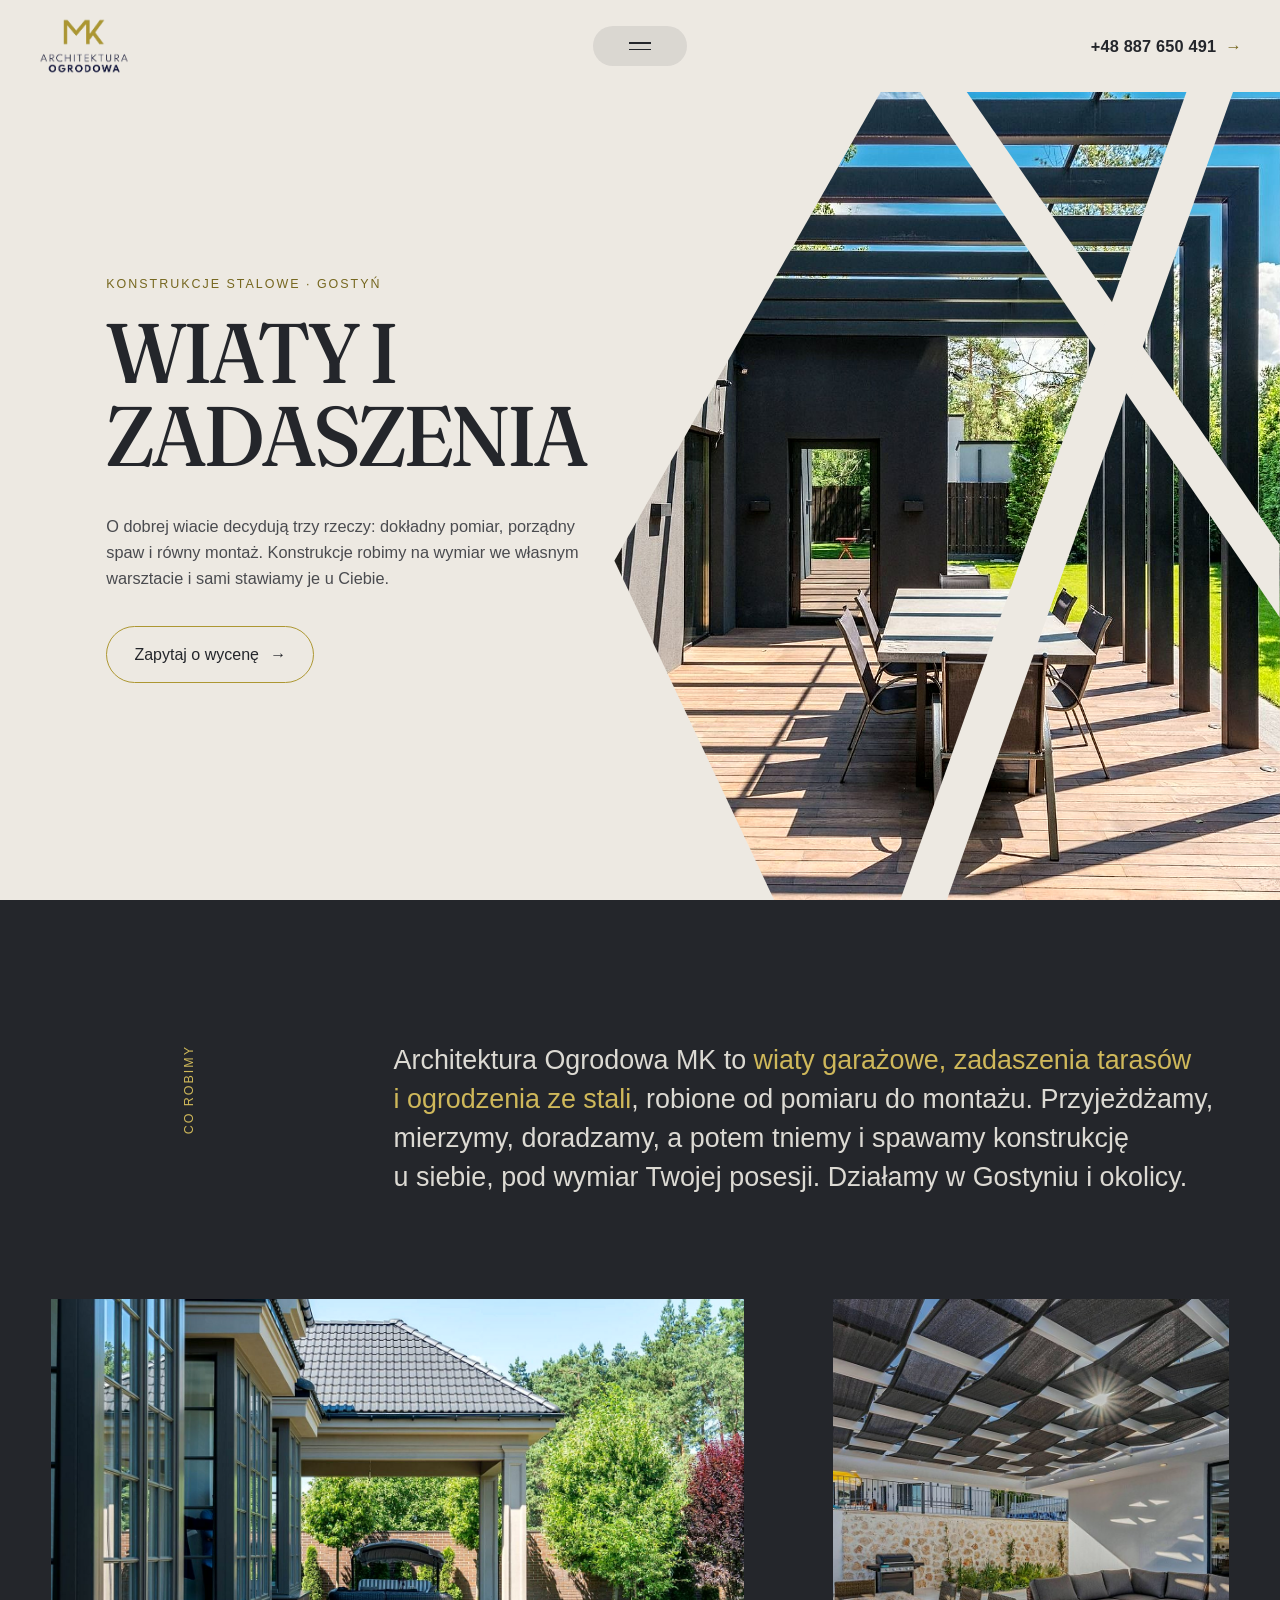
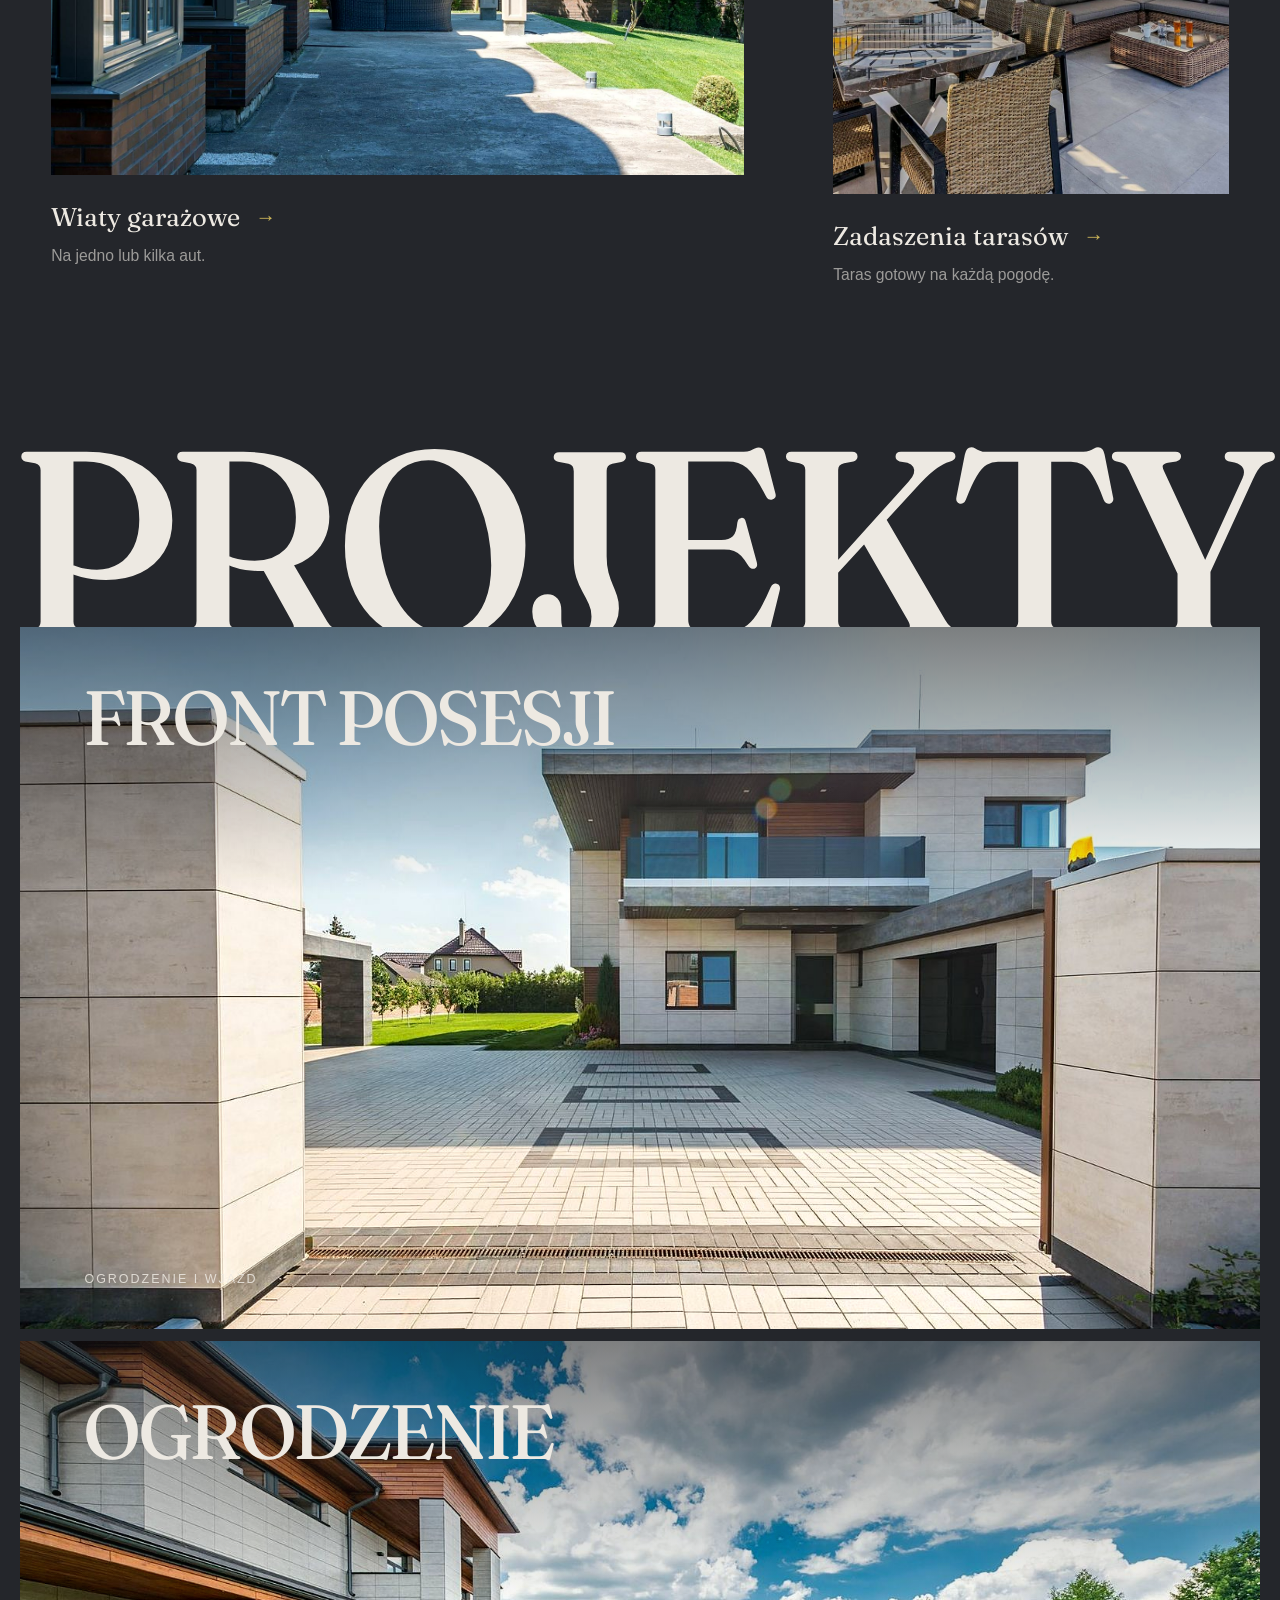
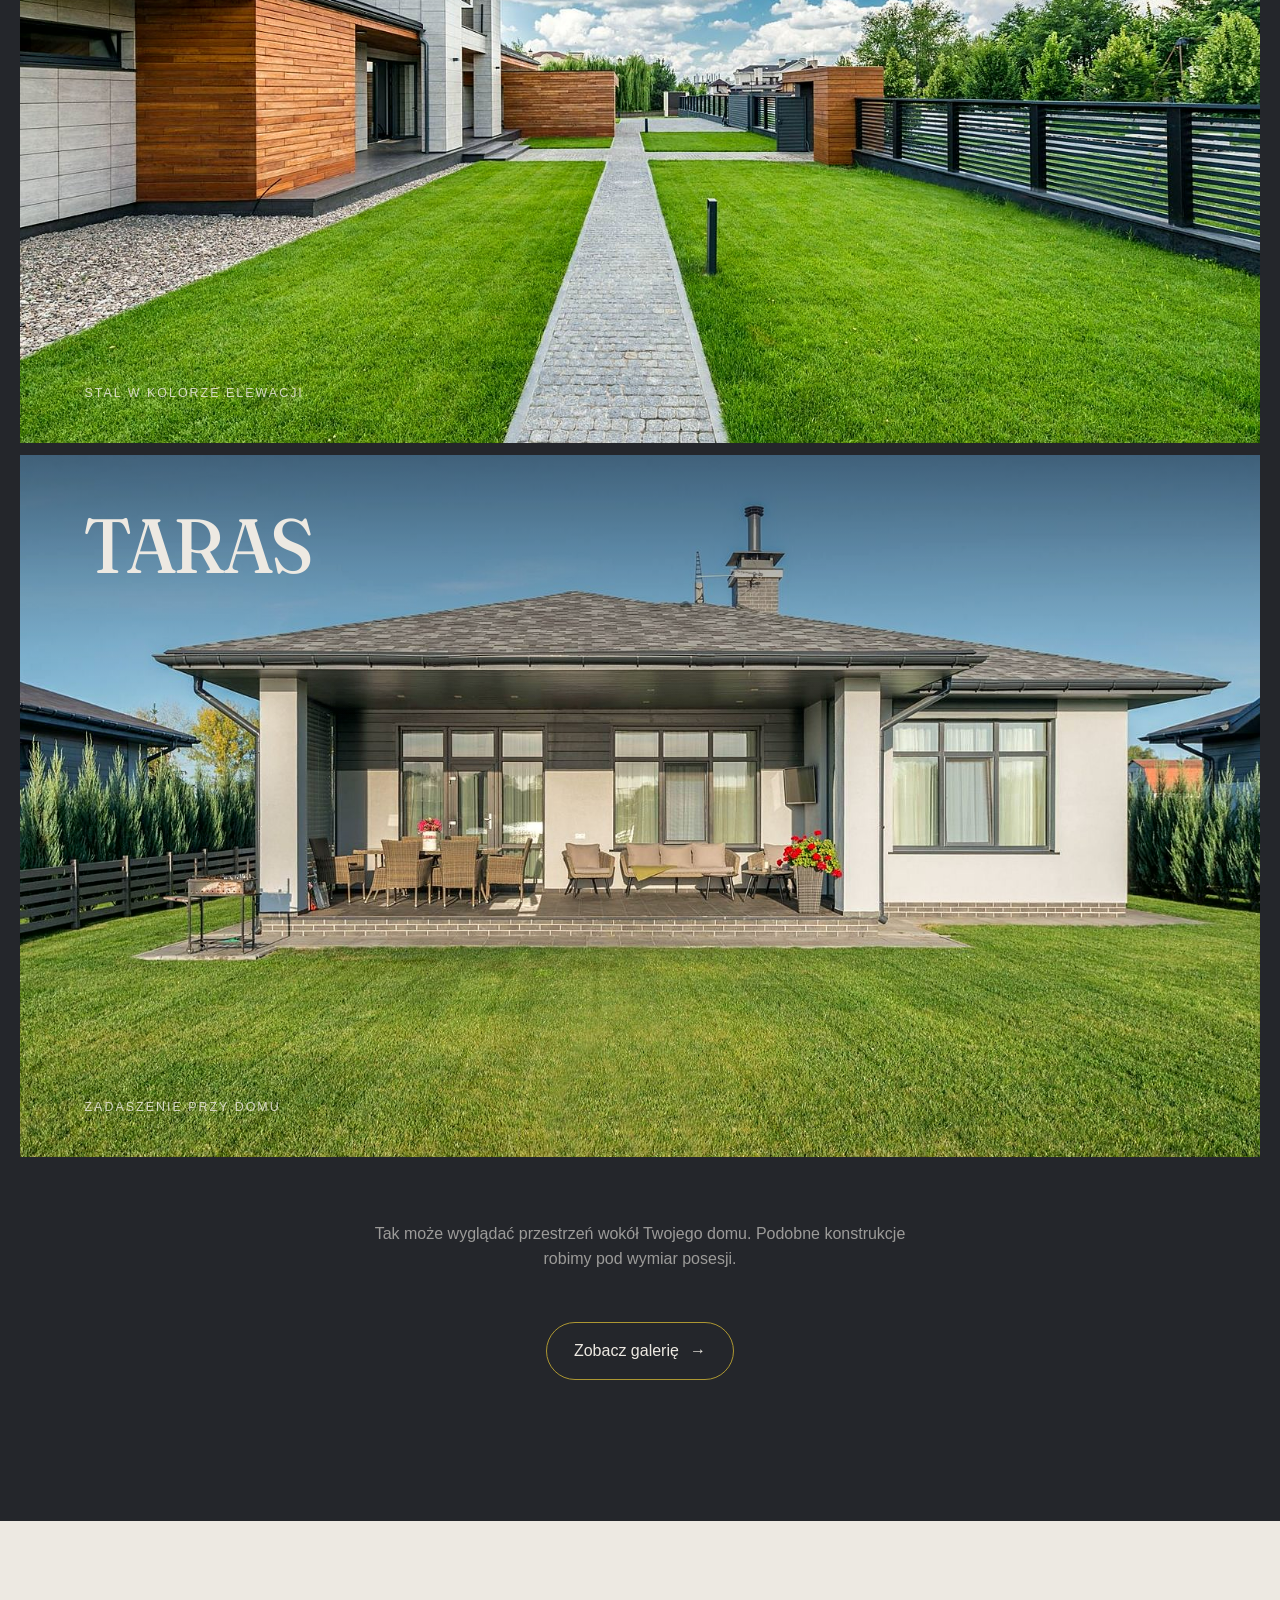
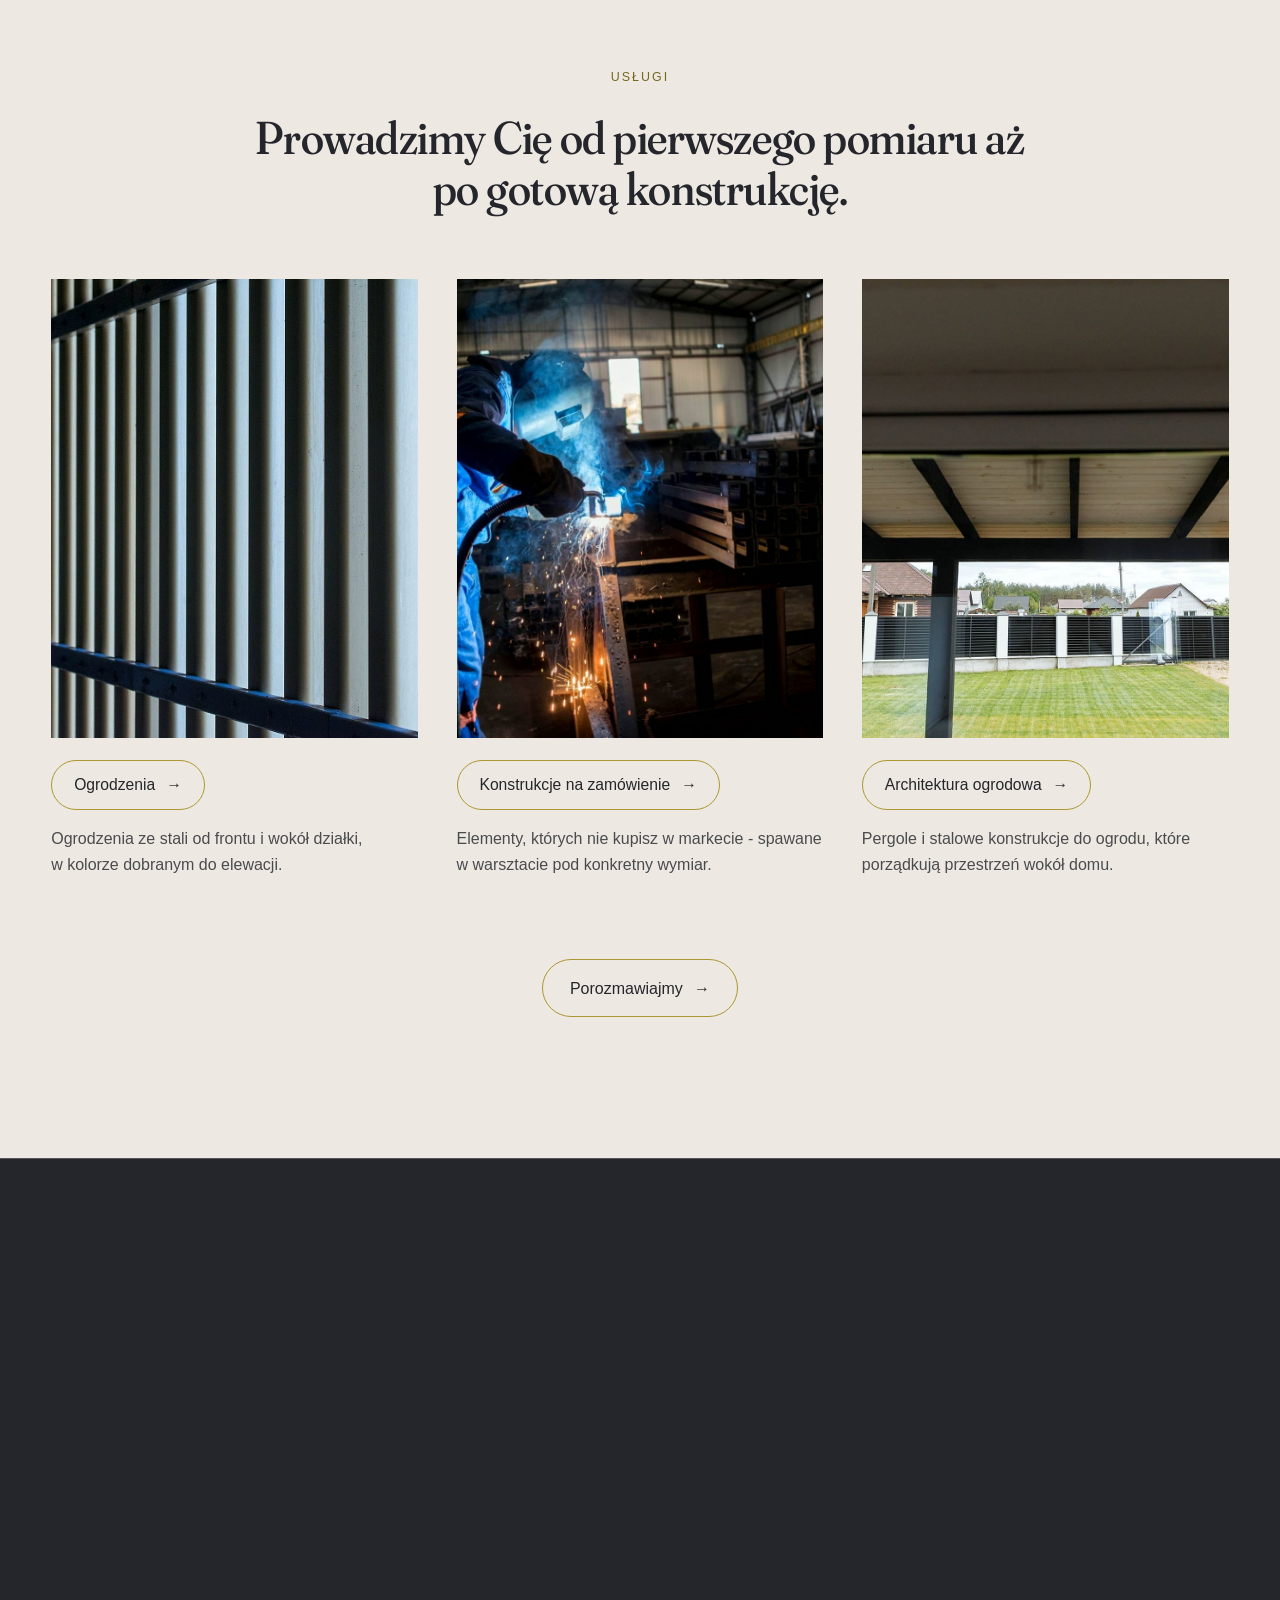
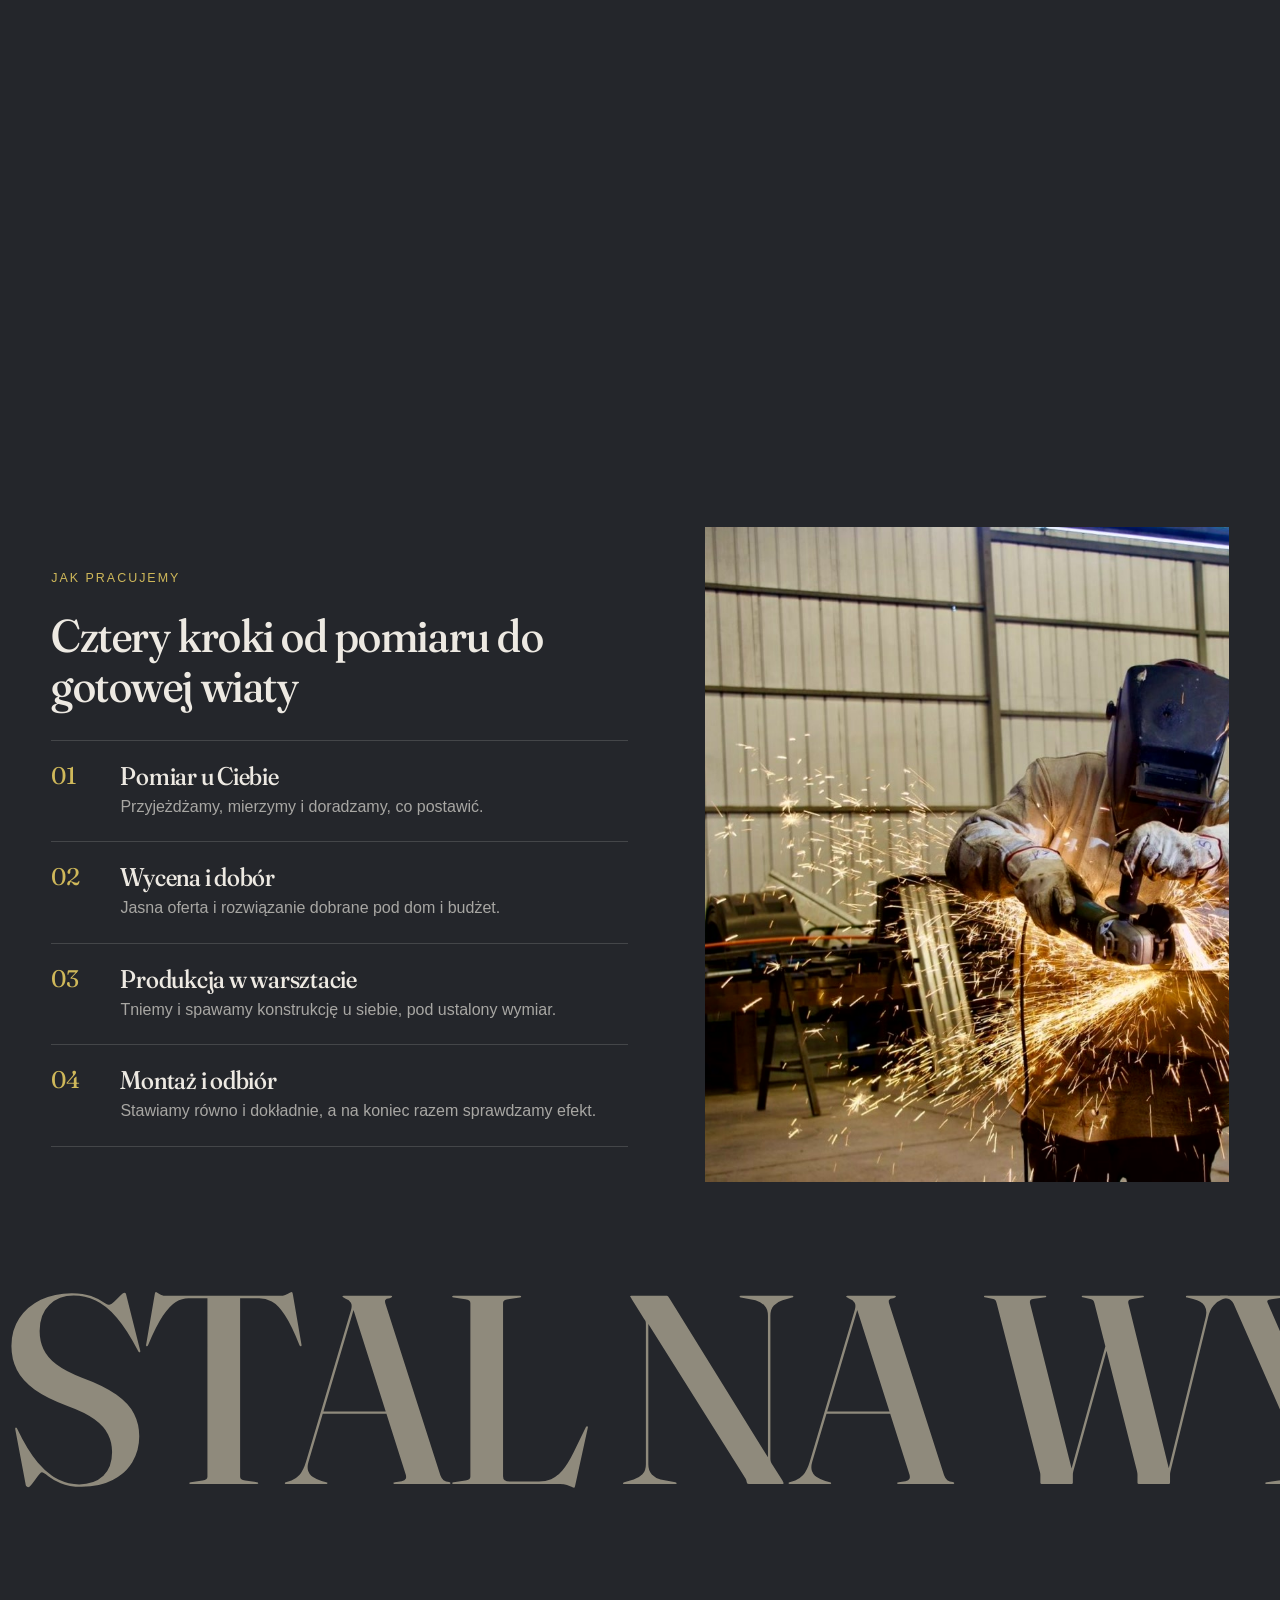
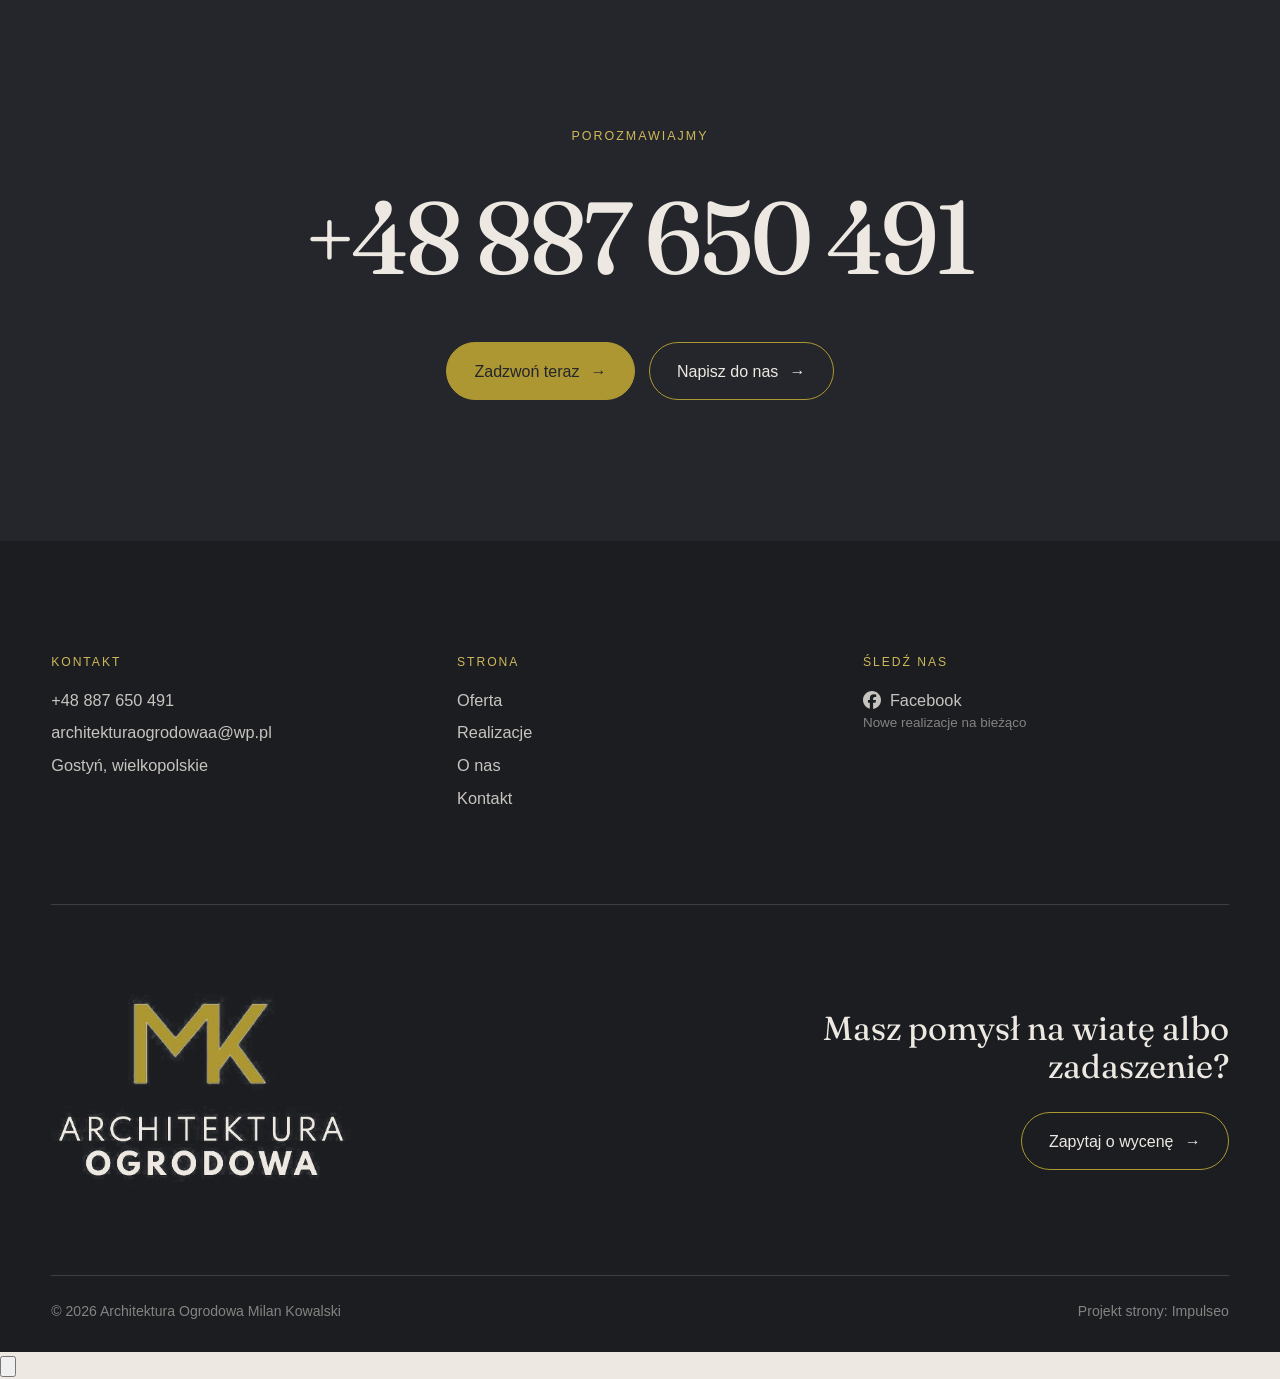
<file: index.html>
<!DOCTYPE html>
<html lang="pl">
<head>
<meta charset="UTF-8">
<meta name="viewport" content="width=device-width, initial-scale=1.0">
<title>Architektura Ogrodowa Milan Kowalski - wiaty garażowe, zadaszenia tarasów, ogrodzenia · Gostyń</title>
<meta name="description" content="Architektura Ogrodowa Milan Kowalski - produkcja konstrukcji stalowych: wiaty garażowe, zadaszenia tarasów i ogrodzenia. Robione na wymiar we własnym warsztacie. Gostyń i okolice.">
<link rel="canonical" href="https://kris20032.github.io/architektura-ogrodowa-milan-kowalski/">
<meta name="robots" content="noindex, nofollow">
<meta property="og:type" content="website">
<meta property="og:locale" content="pl_PL">
<meta property="og:site_name" content="Architektura Ogrodowa Milan Kowalski">
<meta property="og:title" content="Architektura Ogrodowa Milan Kowalski - wiaty garażowe, zadaszenia tarasów, ogrodzenia · Gostyń">
<meta property="og:description" content="Architektura Ogrodowa Milan Kowalski - produkcja konstrukcji stalowych: wiaty garażowe, zadaszenia tarasów i ogrodzenia. Robione na wymiar we własnym warsztacie. Gostyń i okolice.">
<meta property="og:url" content="https://kris20032.github.io/architektura-ogrodowa-milan-kowalski/">
<meta property="og:image" content="https://kris20032.github.io/architektura-ogrodowa-milan-kowalski/img/og.jpg">
<meta property="og:image:width" content="1200">
<meta property="og:image:height" content="630">
<meta name="twitter:card" content="summary_large_image">
<script type="application/ld+json">{"@context": "https://schema.org", "@type": "LocalBusiness", "name": "Architektura Ogrodowa Milan Kowalski", "url": "https://kris20032.github.io/architektura-ogrodowa-milan-kowalski/", "telephone": "+48887650491", "image": "https://kris20032.github.io/architektura-ogrodowa-milan-kowalski/img/og.jpg", "areaServed": "Gostyń", "sameAs": ["https://www.facebook.com/p/Architektura-ogrodowa-MK-zadaszenia-taras%C3%B3w-wiaty-gara%C5%BCowe-ogrodzenia-100032330966671/"]}</script>
<link rel="preconnect" href="https://fonts.googleapis.com">
<link rel="preconnect" href="https://fonts.gstatic.com" crossorigin>
<link href="https://fonts.googleapis.com/css2?family=Fraunces:opsz,wght@9..144,400;9..144,500;9..144,600&display=swap" rel="stylesheet">
<link href="https://api.fontshare.com/v2/css?f[]=satoshi@400,500,700&display=swap" rel="stylesheet">
<link rel="stylesheet" href="assets/styles.css?v=kl1">
<meta name="theme-color" content="#ede9e2">
<meta name="theme-color" content="#ede9e2">
<meta name="theme-color" content="#ede9e2">
<meta name="theme-color" content="#ede9e2">
<meta name="theme-color" content="#ede9e2">
<meta name="theme-color" content="#ede9e2">
<meta name="theme-color" content="#ede9e2">
</head>
<body>

<header class="nav">
  <div class="wrap nav-inner">
    <a class="brand brand-has-logo" href="index.html"><img class="brand-logo" src="img/logo.png" alt="Architektura Ogrodowa Milan Kowalski" width="426" height="271" decoding="async"><img class="brand-logo-light" src="img/logo-light.png" alt="" width="426" height="271" decoding="async"></a>
    <button class="nav-toggle" aria-label="Menu"><span></span><span></span><span></span></button>
    <a class="nav-phone" href="tel:+48887650491" aria-label="Zadzwoń +48 887 650 491"><svg class="ico" width="17" height="17" viewBox="0 0 24 24" fill="none" aria-hidden="true"><path d="M6.6 10.8a15.5 15.5 0 0 0 6.6 6.6l2.2-2.2a1 1 0 0 1 1-.24 11.4 11.4 0 0 0 3.6.58 1 1 0 0 1 1 1V20a1 1 0 0 1-1 1A17 17 0 0 1 3 4a1 1 0 0 1 1-1h3.5a1 1 0 0 1 1 1c0 1.25.2 2.46.58 3.6a1 1 0 0 1-.25 1l-2.23 2.2Z" fill="currentColor"/></svg><span class="txt">+48 887 650 491</span> <span class="arr">→</span></a>
    <nav class="nav-links">
      <div class="menu-main">
        <a href="index.html" aria-current="page">Start</a>
        <a href="oferta.html">Oferta</a>
        <a href="realizacje.html">Realizacje</a>
        <a href="o-nas.html">O&nbsp;nas</a>
        <a href="kontakt.html">Kontakt</a>
      </div>
      <div class="menu-col">
        <h4>Usługi</h4>
        <a href="oferta.html">Wiaty garażowe</a>
        <a href="oferta.html">Zadaszenia tarasów</a>
        <a href="oferta.html">Ogrodzenia</a>
        <a href="oferta.html">Konstrukcje na zamówienie</a>
        <a href="oferta.html">Architektura ogrodowa</a>
      </div>
      <div class="menu-col">
        <h4>Kontakt</h4>
        <a href="tel:+48887650491">+48 887 650 491</a>
        <a href="mailto:architekturaogrodowaa@wp.pl">architekturaogrodowaa@wp.pl</a>
        <p>Gostyń, wielkopolskie</p>
        <a href="https://www.facebook.com/p/Architektura-ogrodowa-MK-zadaszenia-taras%C3%B3w-wiaty-gara%C5%BCowe-ogrodzenia-100032330966671/" target="_blank" rel="noopener">Facebook</a><small>Nowe realizacje na bieżąco</small>
      </div>
    </nav>
  </div>
</header>

<main>
<section class="kl-hero">
  <div class="kl-hero__content">
    <span class="kl-sub">Konstrukcje stalowe · Gostyń</span>
    <h1>Wiaty i&nbsp;zadaszenia</h1>
    <p class="lede">O&nbsp;dobrej wiacie decydują trzy rzeczy: dokładny pomiar, porządny spaw i&nbsp;równy montaż. Konstrukcje robimy na wymiar we własnym warsztacie i&nbsp;sami stawiamy je u&nbsp;Ciebie.</p>
    <div class="kl-hero__actions">
      <a href="kontakt.html" class="kl-btn">Zapytaj o&nbsp;wycenę <span class="arr">→</span></a>
    </div>
  </div>
  <div class="kl-hero__art" aria-hidden="false">
    <img src="img/hero.jpg" alt="Stalowa pergola z czarnych profili nad tarasem domu" width="1815" height="1255" fetchpriority="high" decoding="async">
    <svg viewBox="0 0 100 100" preserveAspectRatio="none" aria-hidden="true"><polygon points="46,0 53,0 100,56 100,65"/><polygon points="86,0 93,0 50,100 43,100"/></svg>
  </div>
</section>

<section class="kl-dark kl-pv">
  <div class="wrap">
    <div class="kl-intro reveal">
      <span class="kl-sub">Co robimy</span>
      <p class="kl-lead">Architektura Ogrodowa MK to <strong>wiaty garażowe, zadaszenia tarasów i&nbsp;ogrodzenia ze stali</strong>, robione od pomiaru do montażu. Przyjeżdżamy, mierzymy, doradzamy, a&nbsp;potem tniemy i&nbsp;spawamy konstrukcję u&nbsp;siebie, pod wymiar Twojej posesji. Działamy w&nbsp;Gostyniu i&nbsp;okolicy.</p>
    </div>
    <div class="kl-pair">
      <div class="kl-pair__item reveal">
        <figure><img src="img/g7.jpg" alt="Wiata garażowa przy domu" width="1600" height="1068" decoding="async"></figure>
        <div class="kl-pair__cap"><a class="kl-link" href="oferta.html">Wiaty garażowe <span class="arr">→</span></a><p class="kl-foot">Na jedno lub kilka aut.</p></div>
      </div>
      <div class="kl-pair__item reveal">
        <figure><img src="img/g5.jpg" alt="Zadaszenie tarasu ze stali" width="1600" height="1066" decoding="async"></figure>
        <div class="kl-pair__cap"><a class="kl-link" href="oferta.html">Zadaszenia tarasów <span class="arr">→</span></a><p class="kl-foot">Taras gotowy na każdą pogodę.</p></div>
      </div>
    </div>
  </div>
</section>

<section class="kl-dark kl-pv kl-work" style="padding-top:0">
  <h2 class="kl-huge reveal">Projekty</h2>
  <div class="kl-projects">
    <article class="kl-project"><img src="img/g9.jpg" alt="Nowoczesny dom z wjazdem i ogrodzeniem" loading="lazy" width="1600" height="1068" decoding="async"><h3>Front posesji</h3><span>Ogrodzenie i&nbsp;wjazd</span></article>
    <article class="kl-project"><img src="img/g10.jpg" alt="Dom z ogrodzeniem z poziomych lameli" loading="lazy" width="1600" height="1068" decoding="async"><h3>Ogrodzenie</h3><span>Stal w&nbsp;kolorze elewacji</span></article>
    <article class="kl-project"><img src="img/g2.jpg" alt="Dom z zadaszonym tarasem" loading="lazy" width="1600" height="1088" decoding="async"><h3>Taras</h3><span>Zadaszenie przy domu</span></article>
  </div>
  <p class="kl-work__note kl-mt reveal">Tak może wyglądać przestrzeń wokół Twojego domu. Podobne konstrukcje robimy pod wymiar posesji.</p>
  <div class="kl-center reveal"><a href="realizacje.html" class="kl-btn">Zobacz galerię <span class="arr">→</span></a></div>
</section>

<section class="kl-beige kl-pv">
  <div class="kl-sechead reveal">
    <span class="kl-sub">Usługi</span>
    <h2>Prowadzimy Cię od pierwszego pomiaru aż po gotową konstrukcję.</h2>
  </div>
  <div class="kl-cards wrap">
      <article class="kl-card reveal">
        <figure><img src="img/g4.jpg" alt="Ogrodzenia" loading="lazy" width="1600" height="1066" decoding="async"></figure>
        <a href="oferta.html" class="kl-btn">Ogrodzenia <span class="arr">→</span></a>
        <p>Ogrodzenia ze stali od frontu i&nbsp;wokół działki, w&nbsp;kolorze dobranym do elewacji.</p>
      </article>
      <article class="kl-card reveal">
        <figure><img src="img/g6.jpg" alt="Konstrukcje na zamówienie" loading="lazy" width="1520" height="966" decoding="async"></figure>
        <a href="oferta.html" class="kl-btn">Konstrukcje na zamówienie <span class="arr">→</span></a>
        <p>Elementy, których nie kupisz w&nbsp;markecie - spawane w&nbsp;warsztacie pod konkretny wymiar.</p>
      </article>
      <article class="kl-card reveal">
        <figure><img src="img/g8.jpg" alt="Architektura ogrodowa" loading="lazy" width="1600" height="1066" decoding="async"></figure>
        <a href="oferta.html" class="kl-btn">Architektura ogrodowa <span class="arr">→</span></a>
        <p>Pergole i&nbsp;stalowe konstrukcje do ogrodu, które porządkują przestrzeń wokół domu.</p>
      </article>
  </div>
  <div class="kl-center kl-mt reveal"><a href="kontakt.html" class="kl-btn">Porozmawiajmy <span class="arr">→</span></a></div>
</section>

<section class="stopklatka" aria-hidden="true"><div class="stk-bg" style="background-image:url(img/g1.jpg)"></div></section>

<section class="kl-dark kl-pv" style="padding-bottom:clamp(50px,6vw,80px)">
  <div class="wrap kl-proc">
    <div class="reveal">
      <span class="kl-sub">Jak pracujemy</span>
      <h2>Cztery kroki od pomiaru do gotowej wiaty</h2>
      <ol class="kl-steps">
        <li><span class="no">01</span><h3>Pomiar u&nbsp;Ciebie</h3><p>Przyjeżdżamy, mierzymy i&nbsp;doradzamy, co postawić.</p></li>
        <li><span class="no">02</span><h3>Wycena i&nbsp;dobór</h3><p>Jasna oferta i&nbsp;rozwiązanie dobrane pod dom i&nbsp;budżet.</p></li>
        <li><span class="no">03</span><h3>Produkcja w&nbsp;warsztacie</h3><p>Tniemy i&nbsp;spawamy konstrukcję u&nbsp;siebie, pod ustalony wymiar.</p></li>
        <li><span class="no">04</span><h3>Montaż i&nbsp;odbiór</h3><p>Stawiamy równo i&nbsp;dokładnie, a&nbsp;na koniec razem sprawdzamy efekt.</p></li>
      </ol>
    </div>
    <figure class="reveal"><img src="img/about.jpg" alt="Spawanie konstrukcji stalowej w warsztacie" loading="lazy" width="1210" height="976" decoding="async"></figure>
  </div>
  <div class="kl-scrolltitle" aria-hidden="true"><span class="kl-huge">Stal na wymiar · Stal na wymiar · </span></div>
</section>

<section class="kl-dark kl-pv kl-cta">
  <div class="wrap reveal">
    <span class="kl-sub">Porozmawiajmy</span>
    <h2><a href="tel:+48887650491">+48 887 650 491</a></h2>
    <div class="kl-actions">
      <a href="tel:+48887650491" class="kl-btn kl-btn--fill">Zadzwoń teraz <span class="arr">→</span></a>
      <a href="kontakt.html" class="kl-btn">Napisz do nas <span class="arr">→</span></a>
    </div>
  </div>
</section>
</main>

<footer>
  <div class="wrap">
    <div class="foot-top">
      <div class="foot-col">
        <h4>Kontakt</h4>
        <a href="tel:+48887650491">+48 887 650 491</a>
        <a href="mailto:architekturaogrodowaa@wp.pl">architekturaogrodowaa@wp.pl</a>
        <p>Gostyń, wielkopolskie</p>
      </div>
      <div class="foot-col">
        <h4>Strona</h4>
        <a href="oferta.html">Oferta</a>
        <a href="realizacje.html">Realizacje</a>
        <a href="o-nas.html">O&nbsp;nas</a>
        <a href="kontakt.html">Kontakt</a>
      </div>
      <div class="foot-col">
        <h4>Śledź nas</h4>
        <a class="soc" href="https://www.facebook.com/p/Architektura-ogrodowa-MK-zadaszenia-taras%C3%B3w-wiaty-gara%C5%BCowe-ogrodzenia-100032330966671/" target="_blank" rel="noopener" aria-label="Facebook - Architektura Ogrodowa Milan Kowalski"><svg viewBox="0 0 24 24" width="18" height="18" aria-hidden="true" focusable="false"><path d="M9.101 23.691v-7.98H6.627v-3.667h2.474v-1.58c0-4.085 1.848-5.978 5.858-5.978.401 0 .955.042 1.468.103a8.68 8.68 0 0 1 1.141.195v3.325a8.623 8.623 0 0 0-.653-.036 26.805 26.805 0 0 0-.733-.009c-.707 0-1.259.096-1.675.309a1.686 1.686 0 0 0-.679.622c-.258.42-.374.995-.374 1.752v1.297h3.919l-.386 2.103-.287 1.564h-3.246v8.245C19.396 23.238 24 18.179 24 12.044c0-6.627-5.373-12-12-12s-12 5.373-12 12c0 5.628 3.874 10.35 9.101 11.647Z" fill="currentColor"/></svg> Facebook</a><small>Nowe realizacje na bieżąco</small>
      </div>
    </div>
    <div class="foot-mid">
      <a href="index.html"><img class="foot-logo" src="img/logo-light.png" alt="Architektura Ogrodowa Milan Kowalski" width="426" height="271" loading="lazy" decoding="async"></a>
      <div class="foot-ask kl-dark" style="background:none">
        <p>Masz pomysł na wiatę albo zadaszenie?</p>
        <a href="kontakt.html" class="kl-btn">Zapytaj o&nbsp;wycenę <span class="arr">→</span></a>
      </div>
    </div>
    <div class="foot-bot">
      <span>© 2026 Architektura Ogrodowa Milan Kowalski</span>
      <span>Projekt strony: <a class="foot-credit" href="https://impulseo.pl" target="_blank" rel="noopener">Impulseo</a></span>
    </div>
  </div>
</footer>
<div class="sticky-reserve"><a class="sr-book" href="kontakt.html">Zapytaj o wycenę</a><a class="sr-call" href="tel:+48887650491" aria-label="Zadzwoń"><svg class="ico-tel" width="16" height="16" viewBox="0 0 24 24" fill="none" aria-hidden="true"><path d="M6.6 10.8a15.5 15.5 0 0 0 6.6 6.6l2.2-2.2a1 1 0 0 1 1-.24 11.4 11.4 0 0 0 3.6.58 1 1 0 0 1 1 1V20a1 1 0 0 1-1 1A17 17 0 0 1 3 4a1 1 0 0 1 1-1h3.5a1 1 0 0 1 1 1c0 1.25.2 2.46.58 3.6a1 1 0 0 1-.25 1l-2.23 2.2Z" fill="currentColor"/></svg></a></div>
<div class="demo-wazne" data-do="2026-11-03" data-cykl="3" hidden><svg class="dw-ico" width="13" height="13" viewBox="0 0 24 24" fill="none" aria-hidden="true"><circle cx="12" cy="12" r="8.6" stroke="currentColor" stroke-width="1.8"/><path d="M12 7.2V12l3.3 2" stroke="currentColor" stroke-width="1.8" stroke-linecap="round"/></svg><span class="dw-txt"></span></div>

<script src="assets/main.js"></script>
<script src="assets/kl.js"></script>
</body>
</html>
</file>
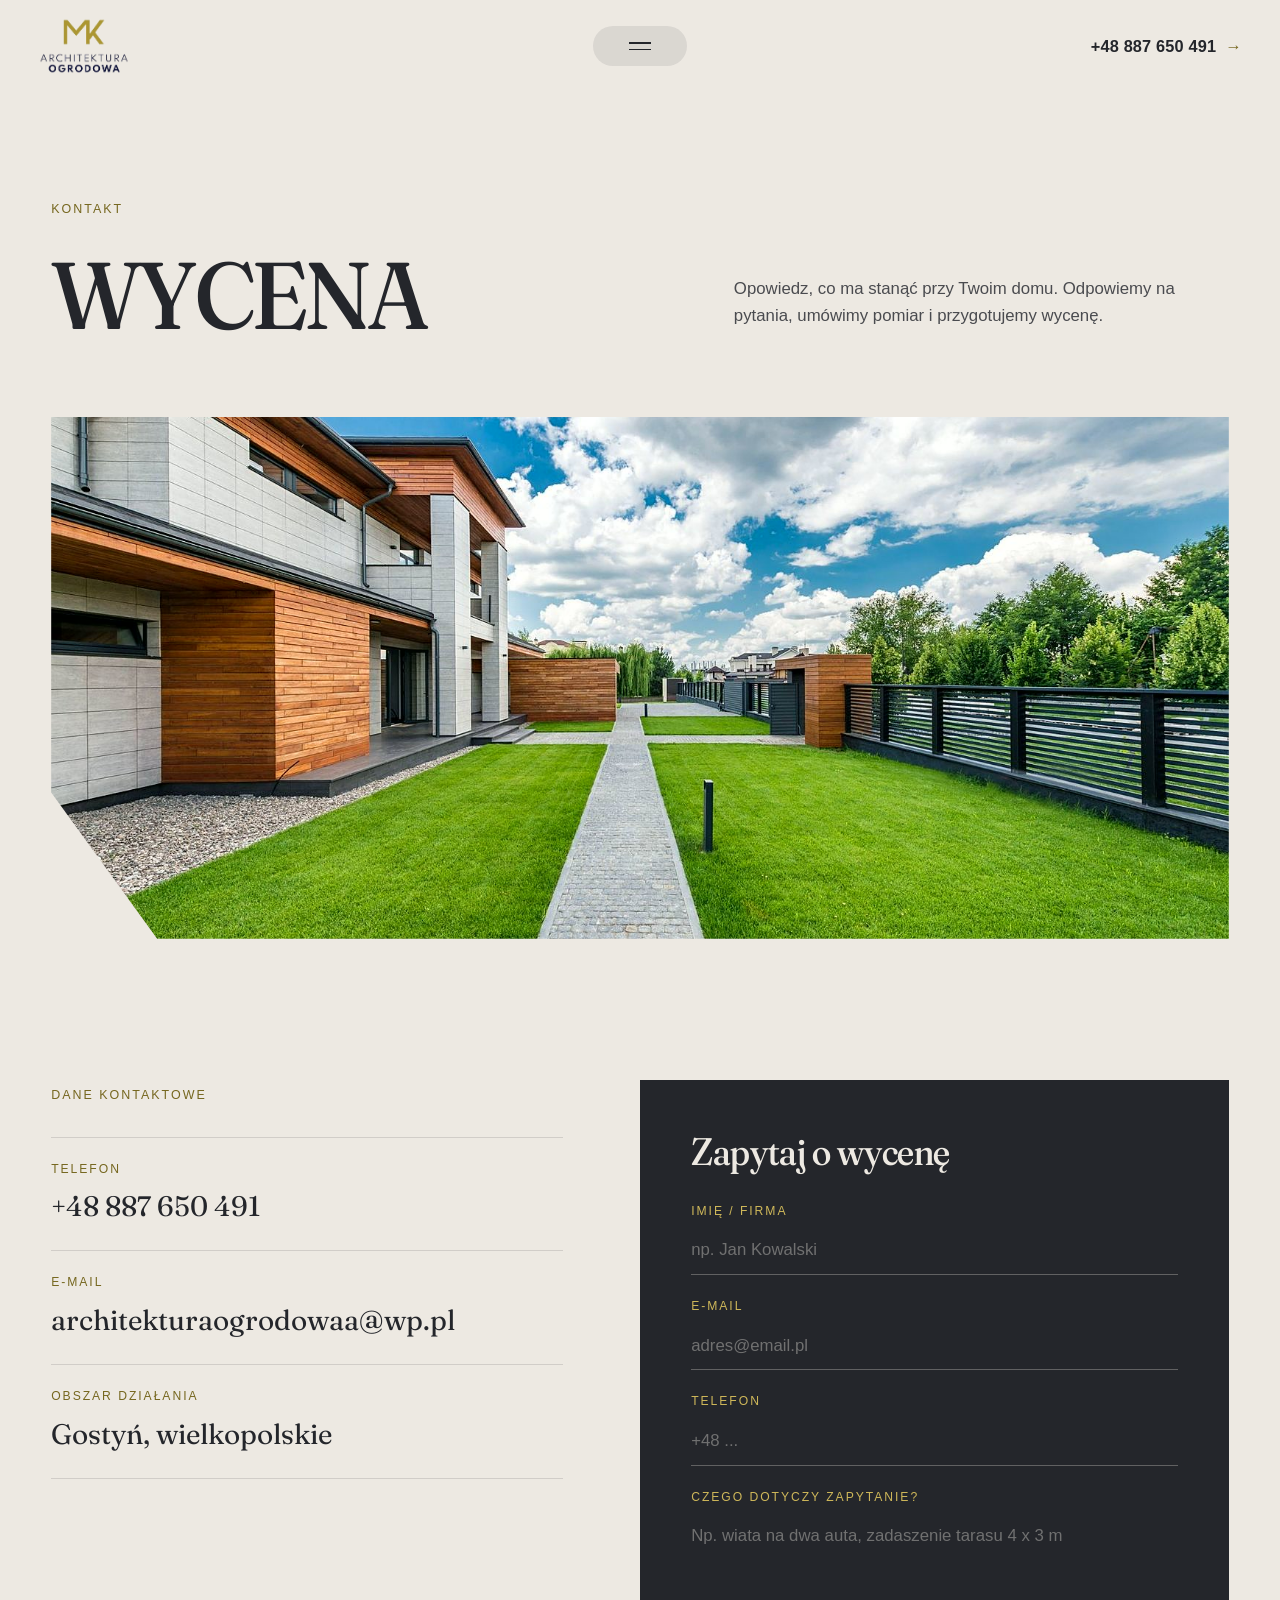
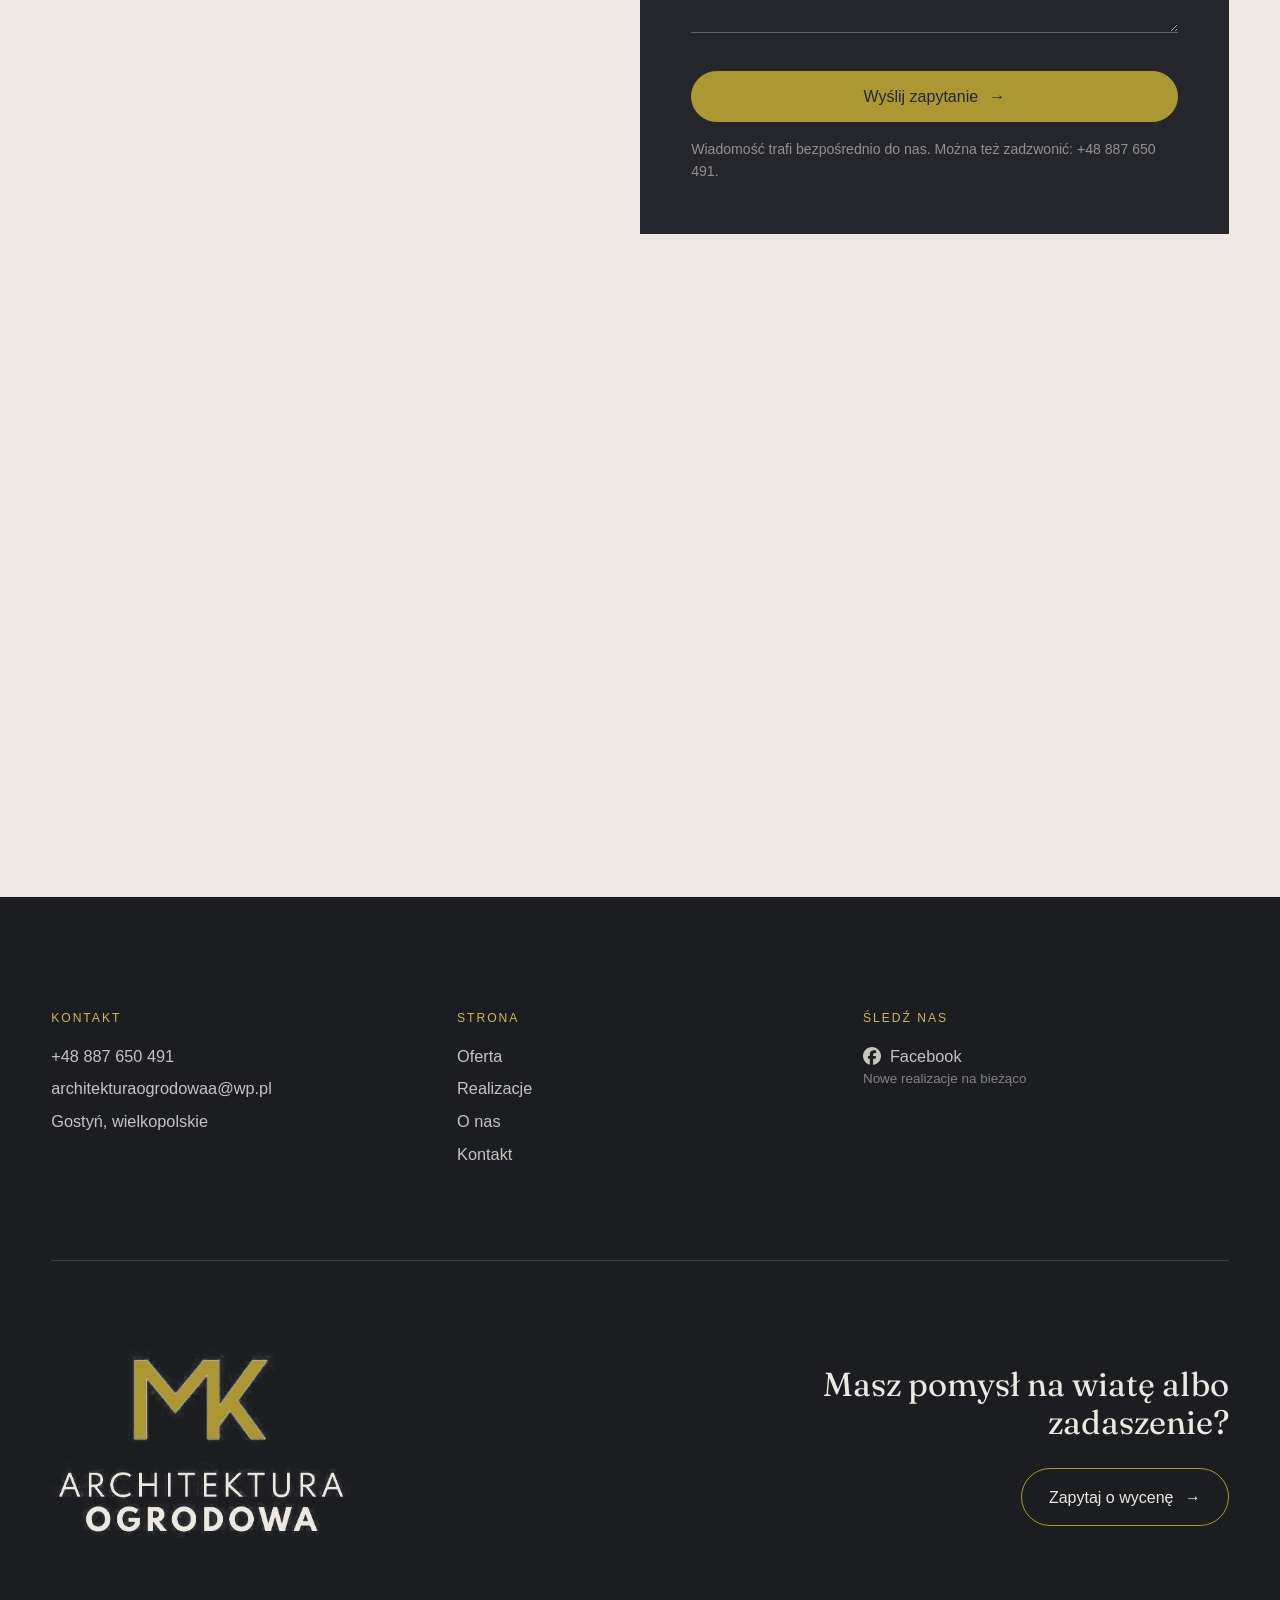
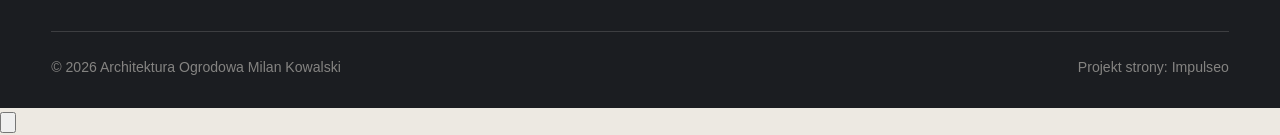
<file: kontakt.html>
<!DOCTYPE html>
<html lang="pl">
<head>
<meta charset="UTF-8">
<meta name="viewport" content="width=device-width, initial-scale=1.0">
<title>Kontakt - Architektura Ogrodowa Milan Kowalski</title>
<meta name="description" content="Kontakt Architektura Ogrodowa Milan Kowalski - Gostyń, wielkopolskie">
<link rel="canonical" href="https://kris20032.github.io/architektura-ogrodowa-milan-kowalski/kontakt.html">
<meta name="robots" content="noindex, nofollow">
<meta property="og:type" content="website">
<meta property="og:locale" content="pl_PL">
<meta property="og:site_name" content="Architektura Ogrodowa Milan Kowalski">
<meta property="og:title" content="Kontakt - Architektura Ogrodowa Milan Kowalski">
<meta property="og:description" content="Kontakt Architektura Ogrodowa Milan Kowalski - Gostyń, wielkopolskie">
<meta property="og:url" content="https://kris20032.github.io/architektura-ogrodowa-milan-kowalski/kontakt.html">
<meta property="og:image" content="https://kris20032.github.io/architektura-ogrodowa-milan-kowalski/img/og.jpg">
<meta property="og:image:width" content="1200">
<meta property="og:image:height" content="630">
<meta name="twitter:card" content="summary_large_image">
<link rel="preconnect" href="https://fonts.googleapis.com">
<link rel="preconnect" href="https://fonts.gstatic.com" crossorigin>
<link href="https://fonts.googleapis.com/css2?family=Fraunces:opsz,wght@9..144,400;9..144,500;9..144,600&display=swap" rel="stylesheet">
<link href="https://api.fontshare.com/v2/css?f[]=satoshi@400,500,700&display=swap" rel="stylesheet">
<link rel="stylesheet" href="assets/styles.css?v=kl1">
<meta name="theme-color" content="#ede9e2">
<meta name="theme-color" content="#ede9e2">
<meta name="theme-color" content="#ede9e2">
<meta name="theme-color" content="#ede9e2">
<meta name="theme-color" content="#ede9e2">
<meta name="theme-color" content="#ede9e2">
<meta name="theme-color" content="#ede9e2">
</head>
<body>

<header class="nav">
  <div class="wrap nav-inner">
    <a class="brand brand-has-logo" href="index.html"><img class="brand-logo" src="img/logo.png" alt="Architektura Ogrodowa Milan Kowalski" width="426" height="271" decoding="async"><img class="brand-logo-light" src="img/logo-light.png" alt="" width="426" height="271" decoding="async"></a>
    <button class="nav-toggle" aria-label="Menu"><span></span><span></span><span></span></button>
    <a class="nav-phone" href="tel:+48887650491" aria-label="Zadzwoń +48 887 650 491"><svg class="ico" width="17" height="17" viewBox="0 0 24 24" fill="none" aria-hidden="true"><path d="M6.6 10.8a15.5 15.5 0 0 0 6.6 6.6l2.2-2.2a1 1 0 0 1 1-.24 11.4 11.4 0 0 0 3.6.58 1 1 0 0 1 1 1V20a1 1 0 0 1-1 1A17 17 0 0 1 3 4a1 1 0 0 1 1-1h3.5a1 1 0 0 1 1 1c0 1.25.2 2.46.58 3.6a1 1 0 0 1-.25 1l-2.23 2.2Z" fill="currentColor"/></svg><span class="txt">+48 887 650 491</span> <span class="arr">→</span></a>
    <nav class="nav-links">
      <div class="menu-main">
        <a href="index.html">Start</a>
        <a href="oferta.html">Oferta</a>
        <a href="realizacje.html">Realizacje</a>
        <a href="o-nas.html">O&nbsp;nas</a>
        <a href="kontakt.html" aria-current="page">Kontakt</a>
      </div>
      <div class="menu-col">
        <h4>Usługi</h4>
        <a href="oferta.html">Wiaty garażowe</a>
        <a href="oferta.html">Zadaszenia tarasów</a>
        <a href="oferta.html">Ogrodzenia</a>
        <a href="oferta.html">Konstrukcje na zamówienie</a>
        <a href="oferta.html">Architektura ogrodowa</a>
      </div>
      <div class="menu-col">
        <h4>Kontakt</h4>
        <a href="tel:+48887650491">+48 887 650 491</a>
        <a href="mailto:architekturaogrodowaa@wp.pl">architekturaogrodowaa@wp.pl</a>
        <p>Gostyń, wielkopolskie</p>
        <a href="https://www.facebook.com/p/Architektura-ogrodowa-MK-zadaszenia-taras%C3%B3w-wiaty-gara%C5%BCowe-ogrodzenia-100032330966671/" target="_blank" rel="noopener">Facebook</a><small>Nowe realizacje na bieżąco</small>
      </div>
    </nav>
  </div>
</header>

<main>
<section class="kl-pagehead">
  <div class="wrap">
    <div class="kl-pagehead__top">
      <div><span class="kl-sub">Kontakt</span><h1>Wycena</h1></div>
      <p class="lede">Opowiedz, co ma stanąć przy Twoim domu. Odpowiemy na pytania, umówimy pomiar i&nbsp;przygotujemy wycenę.</p>
    </div>
    <figure class="kl-pagehead__img"><img src="img/g10.jpg" alt="Dom z ogrodzeniem ze stali" width="1600" height="1068" fetchpriority="high" decoding="async"></figure>
  </div>
</section>
<section class="kl-beige kl-pv">
  <div class="wrap kl-contact">
    <div class="reveal">
      <span class="kl-sub">Dane kontaktowe</span>
      <ul class="kl-info">
        <li><span class="lbl">Telefon</span><a class="val" href="tel:+48887650491">+48 887 650 491</a></li>
        <li><span class="lbl">E-mail</span><a class="val" href="mailto:architekturaogrodowaa@wp.pl">architekturaogrodowaa@wp.pl</a></li>
        <li><span class="lbl">Obszar działania</span><span class="val">Gostyń, wielkopolskie</span></li>
      </ul>
    </div>
    <div class="reveal">
      <form class="kl-form" action="https://formsubmit.co/architekturaogrodowaa@wp.pl" method="POST">
        <h2>Zapytaj o&nbsp;wycenę</h2>
        <input type="hidden" name="_subject" value="Zapytanie ze strony Architektura Ogrodowa Milan Kowalski">
        <input type="hidden" name="_captcha" value="false">
        <input type="hidden" name="_template" value="table">
        <div class="fld"><label for="name">Imię / firma</label><input id="name" name="name" type="text" placeholder="np. Jan Kowalski" required></div>
        <div class="fld"><label for="email">E-mail</label><input id="email" name="email" type="email" placeholder="adres@email.pl" required></div>
        <div class="fld"><label for="phone">Telefon</label><input id="phone" name="phone" type="tel" placeholder="+48 ..."></div>
        <div class="fld"><label for="msg">Czego dotyczy zapytanie?</label><textarea id="msg" name="message" placeholder="Np. wiata na dwa auta, zadaszenie tarasu 4 x 3 m" required></textarea></div>
        <button type="submit" class="kl-btn kl-btn--fill">Wyślij zapytanie <span class="arr">→</span></button>
        <p class="note">Wiadomość trafi bezpośrednio do nas. Można też zadzwonić: +48 887 650 491.</p>
      </form>
    </div>
  </div>
</section>
<section class="kl-beige" style="padding-bottom:clamp(60px,8vw,110px)">
  <div class="wrap reveal">
    <iframe class="map" title="Architektura Ogrodowa Milan Kowalski - Gostyń" src="https://maps.google.com/maps?q=Gosty%C5%84&z=12&output=embed" loading="lazy" referrerpolicy="no-referrer-when-downgrade"></iframe>
  </div>
</section>
</main>

<footer>
  <div class="wrap">
    <div class="foot-top">
      <div class="foot-col">
        <h4>Kontakt</h4>
        <a href="tel:+48887650491">+48 887 650 491</a>
        <a href="mailto:architekturaogrodowaa@wp.pl">architekturaogrodowaa@wp.pl</a>
        <p>Gostyń, wielkopolskie</p>
      </div>
      <div class="foot-col">
        <h4>Strona</h4>
        <a href="oferta.html">Oferta</a>
        <a href="realizacje.html">Realizacje</a>
        <a href="o-nas.html">O&nbsp;nas</a>
        <a href="kontakt.html">Kontakt</a>
      </div>
      <div class="foot-col">
        <h4>Śledź nas</h4>
        <a class="soc" href="https://www.facebook.com/p/Architektura-ogrodowa-MK-zadaszenia-taras%C3%B3w-wiaty-gara%C5%BCowe-ogrodzenia-100032330966671/" target="_blank" rel="noopener" aria-label="Facebook - Architektura Ogrodowa Milan Kowalski"><svg viewBox="0 0 24 24" width="18" height="18" aria-hidden="true" focusable="false"><path d="M9.101 23.691v-7.98H6.627v-3.667h2.474v-1.58c0-4.085 1.848-5.978 5.858-5.978.401 0 .955.042 1.468.103a8.68 8.68 0 0 1 1.141.195v3.325a8.623 8.623 0 0 0-.653-.036 26.805 26.805 0 0 0-.733-.009c-.707 0-1.259.096-1.675.309a1.686 1.686 0 0 0-.679.622c-.258.42-.374.995-.374 1.752v1.297h3.919l-.386 2.103-.287 1.564h-3.246v8.245C19.396 23.238 24 18.179 24 12.044c0-6.627-5.373-12-12-12s-12 5.373-12 12c0 5.628 3.874 10.35 9.101 11.647Z" fill="currentColor"/></svg> Facebook</a><small>Nowe realizacje na bieżąco</small>
      </div>
    </div>
    <div class="foot-mid">
      <a href="index.html"><img class="foot-logo" src="img/logo-light.png" alt="Architektura Ogrodowa Milan Kowalski" width="426" height="271" loading="lazy" decoding="async"></a>
      <div class="foot-ask kl-dark" style="background:none">
        <p>Masz pomysł na wiatę albo zadaszenie?</p>
        <a href="kontakt.html" class="kl-btn">Zapytaj o&nbsp;wycenę <span class="arr">→</span></a>
      </div>
    </div>
    <div class="foot-bot">
      <span>© 2026 Architektura Ogrodowa Milan Kowalski</span>
      <span>Projekt strony: <a class="foot-credit" href="https://impulseo.pl" target="_blank" rel="noopener">Impulseo</a></span>
    </div>
  </div>
</footer>
<div class="sticky-reserve"><a class="sr-book" href="kontakt.html">Zapytaj o wycenę</a><a class="sr-call" href="tel:+48887650491" aria-label="Zadzwoń"><svg class="ico-tel" width="16" height="16" viewBox="0 0 24 24" fill="none" aria-hidden="true"><path d="M6.6 10.8a15.5 15.5 0 0 0 6.6 6.6l2.2-2.2a1 1 0 0 1 1-.24 11.4 11.4 0 0 0 3.6.58 1 1 0 0 1 1 1V20a1 1 0 0 1-1 1A17 17 0 0 1 3 4a1 1 0 0 1 1-1h3.5a1 1 0 0 1 1 1c0 1.25.2 2.46.58 3.6a1 1 0 0 1-.25 1l-2.23 2.2Z" fill="currentColor"/></svg></a></div>
<div class="demo-wazne" data-do="2026-11-03" data-cykl="3" hidden><svg class="dw-ico" width="13" height="13" viewBox="0 0 24 24" fill="none" aria-hidden="true"><circle cx="12" cy="12" r="8.6" stroke="currentColor" stroke-width="1.8"/><path d="M12 7.2V12l3.3 2" stroke="currentColor" stroke-width="1.8" stroke-linecap="round"/></svg><span class="dw-txt"></span></div>

<script src="assets/main.js"></script>
<script src="assets/kl.js"></script>
</body>
</html>
</file>
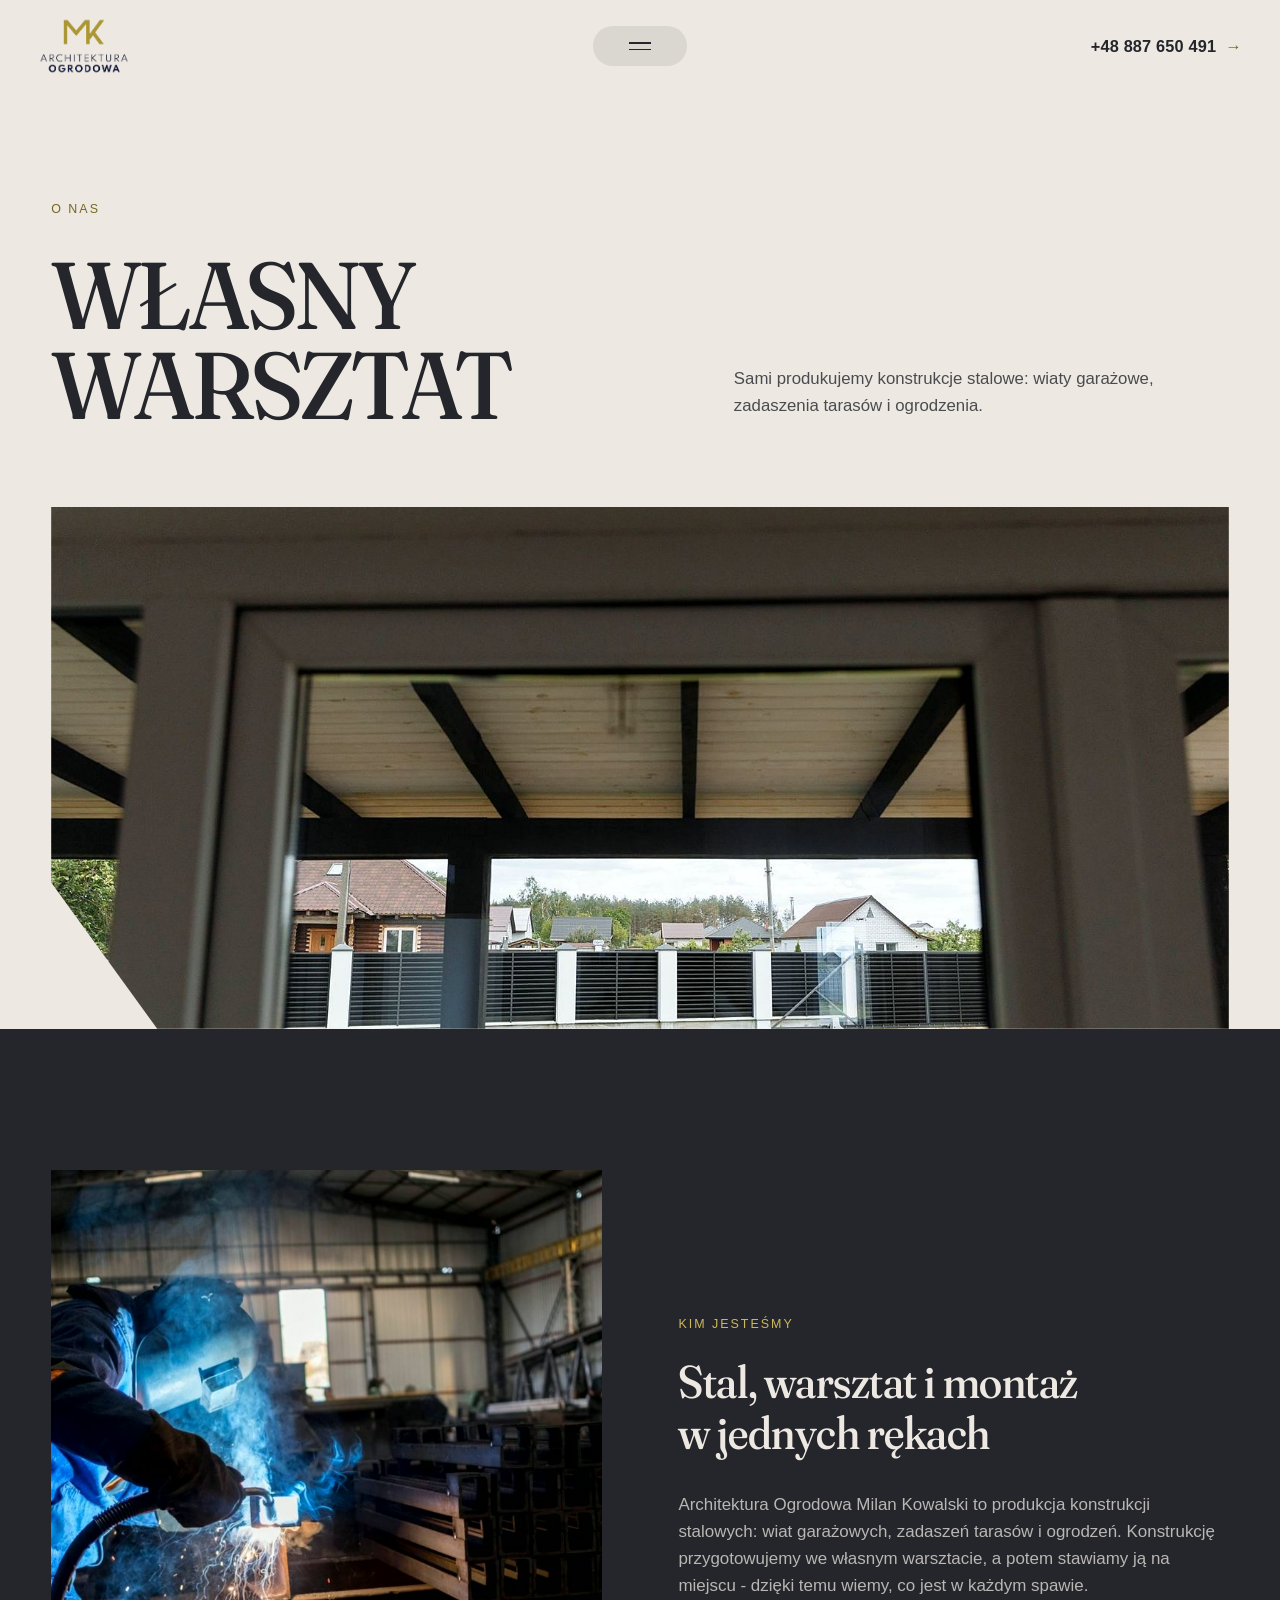
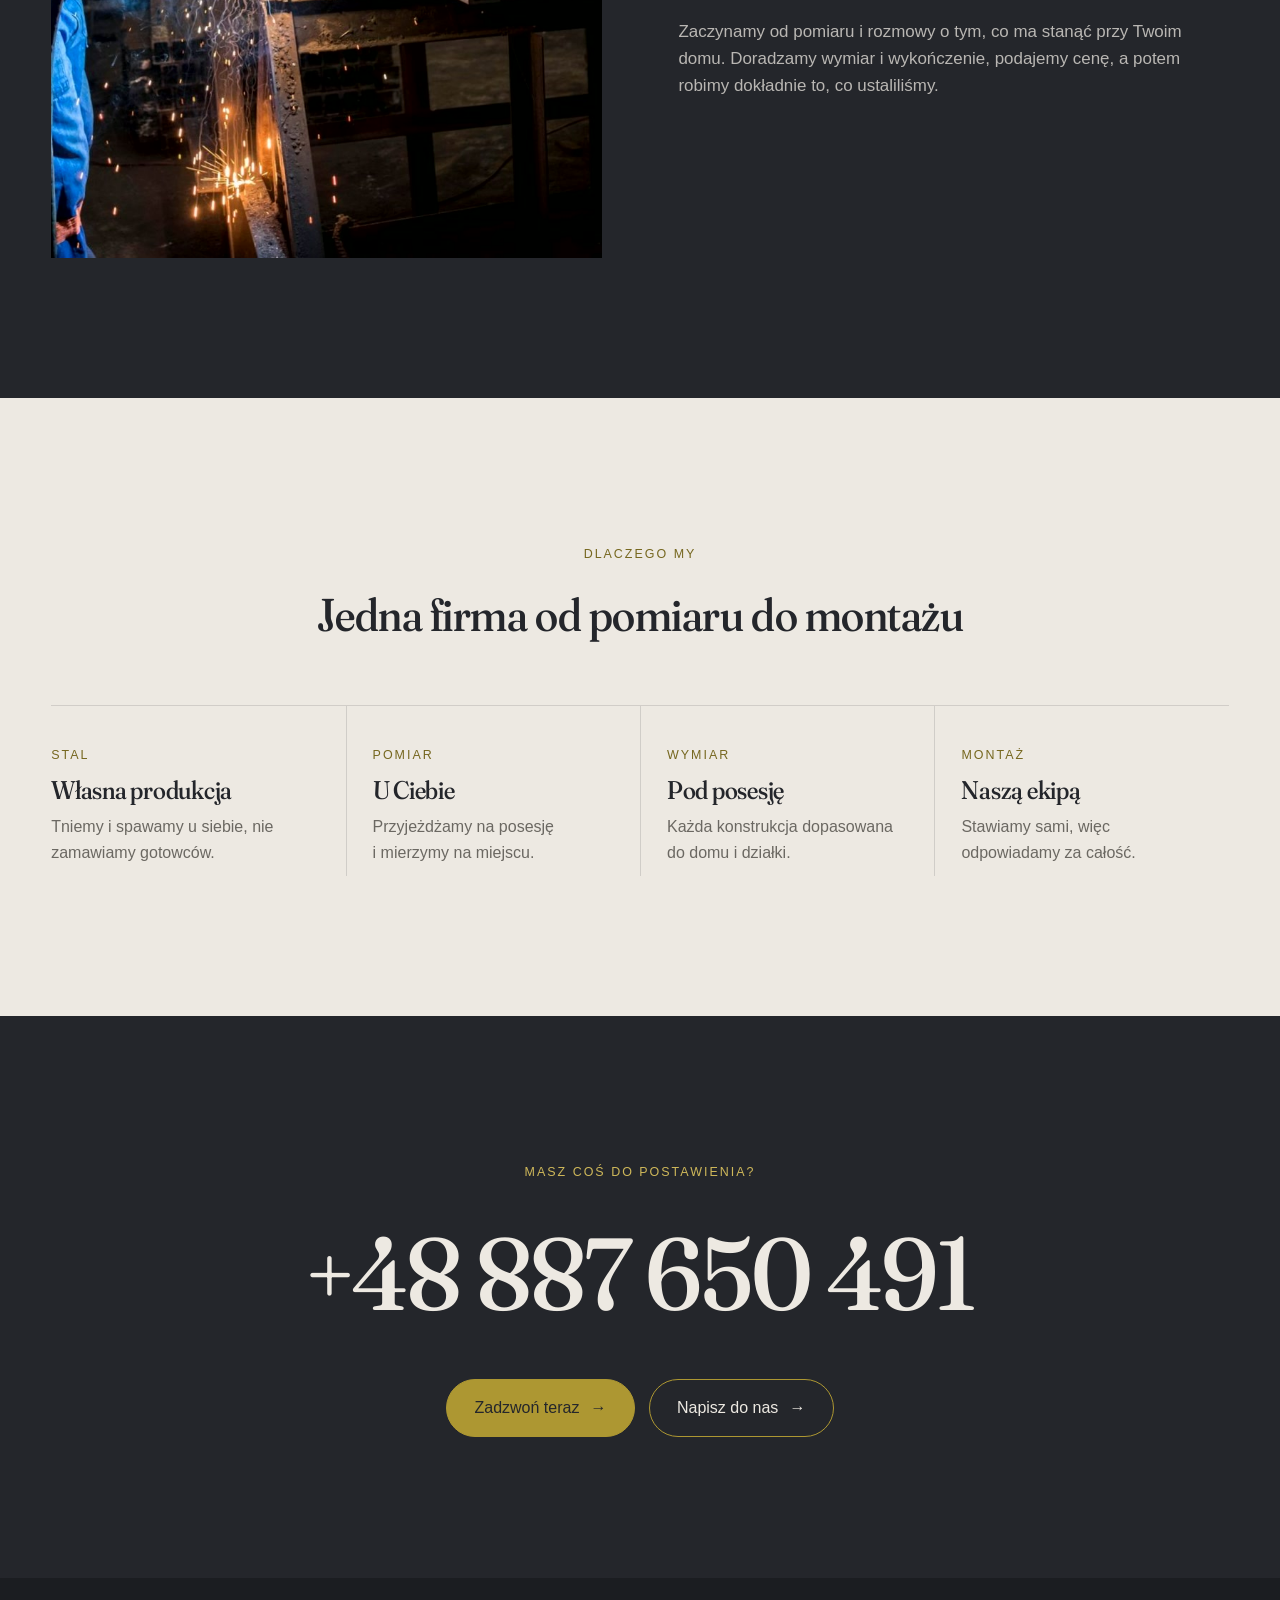
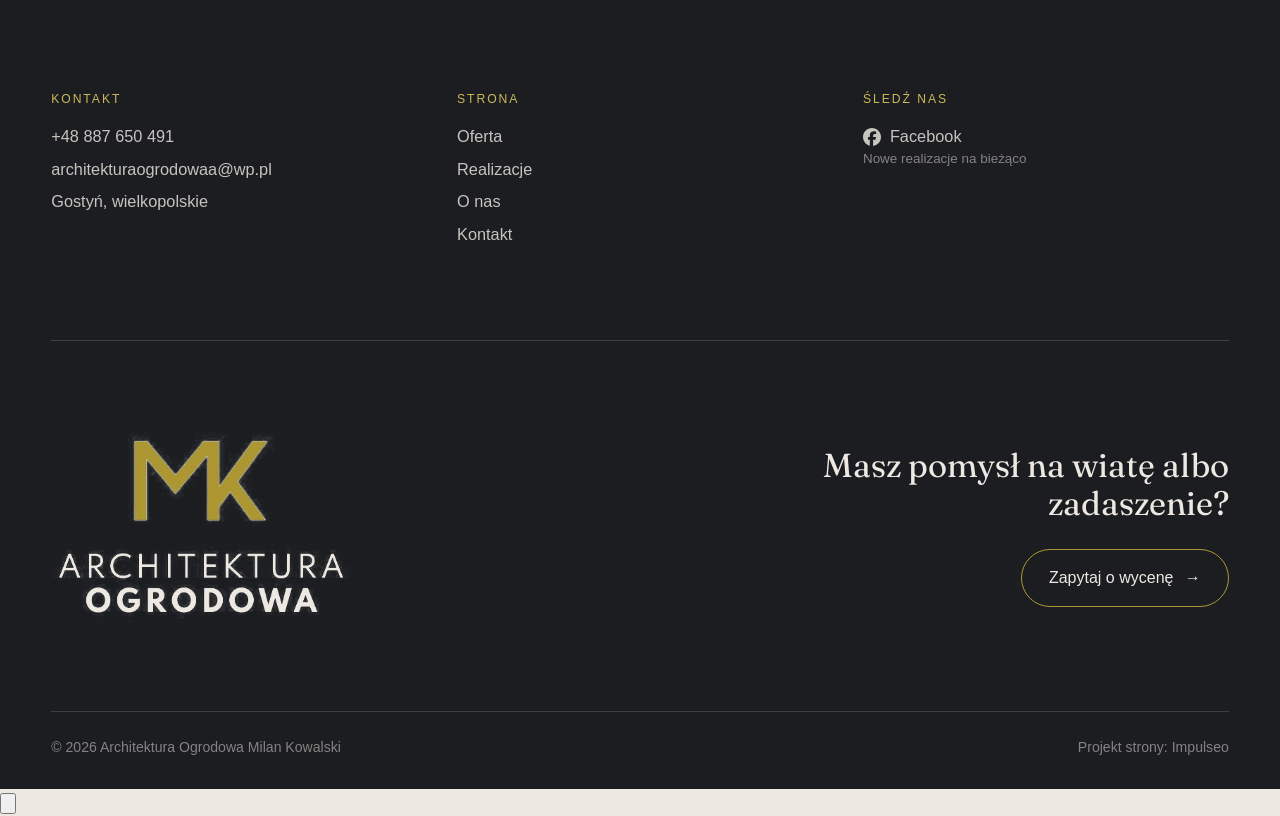
<file: o-nas.html>
<!DOCTYPE html>
<html lang="pl">
<head>
<meta charset="UTF-8">
<meta name="viewport" content="width=device-width, initial-scale=1.0">
<title>O nas - Architektura Ogrodowa Milan Kowalski</title>
<meta name="description" content="Architektura Ogrodowa Milan Kowalski - produkcja konstrukcji stalowych: wiaty garażowe, zadaszenia tarasów i ogrodzenia. Robione na wymiar we własnym warsztacie. Gostyń i okolice.">
<link rel="canonical" href="https://kris20032.github.io/architektura-ogrodowa-milan-kowalski/o-nas.html">
<meta name="robots" content="noindex, nofollow">
<meta property="og:type" content="website">
<meta property="og:locale" content="pl_PL">
<meta property="og:site_name" content="Architektura Ogrodowa Milan Kowalski">
<meta property="og:title" content="O nas - Architektura Ogrodowa Milan Kowalski">
<meta property="og:description" content="Architektura Ogrodowa Milan Kowalski - produkcja konstrukcji stalowych: wiaty garażowe, zadaszenia tarasów i ogrodzenia. Robione na wymiar we własnym warsztacie. Gostyń i okolice.">
<meta property="og:url" content="https://kris20032.github.io/architektura-ogrodowa-milan-kowalski/o-nas.html">
<meta property="og:image" content="https://kris20032.github.io/architektura-ogrodowa-milan-kowalski/img/og.jpg">
<meta property="og:image:width" content="1200">
<meta property="og:image:height" content="630">
<meta name="twitter:card" content="summary_large_image">
<link rel="preconnect" href="https://fonts.googleapis.com">
<link rel="preconnect" href="https://fonts.gstatic.com" crossorigin>
<link href="https://fonts.googleapis.com/css2?family=Fraunces:opsz,wght@9..144,400;9..144,500;9..144,600&display=swap" rel="stylesheet">
<link href="https://api.fontshare.com/v2/css?f[]=satoshi@400,500,700&display=swap" rel="stylesheet">
<link rel="stylesheet" href="assets/styles.css?v=kl1">
<meta name="theme-color" content="#ede9e2">
<meta name="theme-color" content="#ede9e2">
<meta name="theme-color" content="#ede9e2">
<meta name="theme-color" content="#ede9e2">
<meta name="theme-color" content="#ede9e2">
<meta name="theme-color" content="#ede9e2">
<meta name="theme-color" content="#ede9e2">
</head>
<body>

<header class="nav">
  <div class="wrap nav-inner">
    <a class="brand brand-has-logo" href="index.html"><img class="brand-logo" src="img/logo.png" alt="Architektura Ogrodowa Milan Kowalski" width="426" height="271" decoding="async"><img class="brand-logo-light" src="img/logo-light.png" alt="" width="426" height="271" decoding="async"></a>
    <button class="nav-toggle" aria-label="Menu"><span></span><span></span><span></span></button>
    <a class="nav-phone" href="tel:+48887650491" aria-label="Zadzwoń +48 887 650 491"><svg class="ico" width="17" height="17" viewBox="0 0 24 24" fill="none" aria-hidden="true"><path d="M6.6 10.8a15.5 15.5 0 0 0 6.6 6.6l2.2-2.2a1 1 0 0 1 1-.24 11.4 11.4 0 0 0 3.6.58 1 1 0 0 1 1 1V20a1 1 0 0 1-1 1A17 17 0 0 1 3 4a1 1 0 0 1 1-1h3.5a1 1 0 0 1 1 1c0 1.25.2 2.46.58 3.6a1 1 0 0 1-.25 1l-2.23 2.2Z" fill="currentColor"/></svg><span class="txt">+48 887 650 491</span> <span class="arr">→</span></a>
    <nav class="nav-links">
      <div class="menu-main">
        <a href="index.html">Start</a>
        <a href="oferta.html">Oferta</a>
        <a href="realizacje.html">Realizacje</a>
        <a href="o-nas.html" aria-current="page">O&nbsp;nas</a>
        <a href="kontakt.html">Kontakt</a>
      </div>
      <div class="menu-col">
        <h4>Usługi</h4>
        <a href="oferta.html">Wiaty garażowe</a>
        <a href="oferta.html">Zadaszenia tarasów</a>
        <a href="oferta.html">Ogrodzenia</a>
        <a href="oferta.html">Konstrukcje na zamówienie</a>
        <a href="oferta.html">Architektura ogrodowa</a>
      </div>
      <div class="menu-col">
        <h4>Kontakt</h4>
        <a href="tel:+48887650491">+48 887 650 491</a>
        <a href="mailto:architekturaogrodowaa@wp.pl">architekturaogrodowaa@wp.pl</a>
        <p>Gostyń, wielkopolskie</p>
        <a href="https://www.facebook.com/p/Architektura-ogrodowa-MK-zadaszenia-taras%C3%B3w-wiaty-gara%C5%BCowe-ogrodzenia-100032330966671/" target="_blank" rel="noopener">Facebook</a><small>Nowe realizacje na bieżąco</small>
      </div>
    </nav>
  </div>
</header>

<main>
<section class="kl-pagehead">
  <div class="wrap">
    <div class="kl-pagehead__top">
      <div><span class="kl-sub">O&nbsp;nas</span><h1>Własny warsztat</h1></div>
      <p class="lede">Sami produkujemy konstrukcje stalowe: wiaty garażowe, zadaszenia tarasów i&nbsp;ogrodzenia.</p>
    </div>
    <figure class="kl-pagehead__img"><img src="img/g8.jpg" alt="Stalowa konstrukcja zadaszenia z widokiem na ogród" width="1600" height="1066" fetchpriority="high" decoding="async"></figure>
  </div>
</section>
<section class="kl-dark kl-pv">
  <div class="wrap kl-split">
    <figure class="reveal"><img src="img/g6.jpg" alt="Spawanie w warsztacie" width="1520" height="966" decoding="async"></figure>
    <div class="reveal">
      <span class="kl-sub">Kim jesteśmy</span>
      <h2>Stal, warsztat i&nbsp;montaż w&nbsp;jednych rękach</h2>
      <p>Architektura Ogrodowa Milan Kowalski to produkcja konstrukcji stalowych: wiat garażowych, zadaszeń tarasów i&nbsp;ogrodzeń. Konstrukcję przygotowujemy we własnym warsztacie, a&nbsp;potem stawiamy ją na miejscu - dzięki temu wiemy, co jest w&nbsp;każdym spawie.</p>
      <p>Zaczynamy od pomiaru i&nbsp;rozmowy o&nbsp;tym, co ma stanąć przy Twoim domu. Doradzamy wymiar i&nbsp;wykończenie, podajemy cenę, a&nbsp;potem robimy dokładnie to, co ustaliliśmy.</p>
    </div>
  </div>
</section>
<section class="kl-beige kl-pv">
  <div class="wrap">
    <div class="kl-sechead reveal"><span class="kl-sub">Dlaczego my</span><h2>Jedna firma od pomiaru do montażu</h2></div>
    <div class="kl-vals">
      <div class="kl-val reveal"><span class="kl-sub">Stal</span><h3>Własna produkcja</h3><p>Tniemy i&nbsp;spawamy u&nbsp;siebie, nie zamawiamy gotowców.</p></div>
      <div class="kl-val reveal"><span class="kl-sub">Pomiar</span><h3>U&nbsp;Ciebie</h3><p>Przyjeżdżamy na posesję i&nbsp;mierzymy na miejscu.</p></div>
      <div class="kl-val reveal"><span class="kl-sub">Wymiar</span><h3>Pod posesję</h3><p>Każda konstrukcja dopasowana do domu i&nbsp;działki.</p></div>
      <div class="kl-val reveal"><span class="kl-sub">Montaż</span><h3>Naszą ekipą</h3><p>Stawiamy sami, więc odpowiadamy za całość.</p></div>
    </div>
  </div>
</section>
<section class="kl-dark kl-pv kl-cta">
  <div class="wrap reveal">
    <span class="kl-sub">Masz coś do postawienia?</span>
    <h2><a href="tel:+48887650491">+48 887 650 491</a></h2>
    <div class="kl-actions">
      <a href="tel:+48887650491" class="kl-btn kl-btn--fill">Zadzwoń teraz <span class="arr">→</span></a>
      <a href="kontakt.html" class="kl-btn">Napisz do nas <span class="arr">→</span></a>
    </div>
  </div>
</section>
</main>

<footer>
  <div class="wrap">
    <div class="foot-top">
      <div class="foot-col">
        <h4>Kontakt</h4>
        <a href="tel:+48887650491">+48 887 650 491</a>
        <a href="mailto:architekturaogrodowaa@wp.pl">architekturaogrodowaa@wp.pl</a>
        <p>Gostyń, wielkopolskie</p>
      </div>
      <div class="foot-col">
        <h4>Strona</h4>
        <a href="oferta.html">Oferta</a>
        <a href="realizacje.html">Realizacje</a>
        <a href="o-nas.html">O&nbsp;nas</a>
        <a href="kontakt.html">Kontakt</a>
      </div>
      <div class="foot-col">
        <h4>Śledź nas</h4>
        <a class="soc" href="https://www.facebook.com/p/Architektura-ogrodowa-MK-zadaszenia-taras%C3%B3w-wiaty-gara%C5%BCowe-ogrodzenia-100032330966671/" target="_blank" rel="noopener" aria-label="Facebook - Architektura Ogrodowa Milan Kowalski"><svg viewBox="0 0 24 24" width="18" height="18" aria-hidden="true" focusable="false"><path d="M9.101 23.691v-7.98H6.627v-3.667h2.474v-1.58c0-4.085 1.848-5.978 5.858-5.978.401 0 .955.042 1.468.103a8.68 8.68 0 0 1 1.141.195v3.325a8.623 8.623 0 0 0-.653-.036 26.805 26.805 0 0 0-.733-.009c-.707 0-1.259.096-1.675.309a1.686 1.686 0 0 0-.679.622c-.258.42-.374.995-.374 1.752v1.297h3.919l-.386 2.103-.287 1.564h-3.246v8.245C19.396 23.238 24 18.179 24 12.044c0-6.627-5.373-12-12-12s-12 5.373-12 12c0 5.628 3.874 10.35 9.101 11.647Z" fill="currentColor"/></svg> Facebook</a><small>Nowe realizacje na bieżąco</small>
      </div>
    </div>
    <div class="foot-mid">
      <a href="index.html"><img class="foot-logo" src="img/logo-light.png" alt="Architektura Ogrodowa Milan Kowalski" width="426" height="271" loading="lazy" decoding="async"></a>
      <div class="foot-ask kl-dark" style="background:none">
        <p>Masz pomysł na wiatę albo zadaszenie?</p>
        <a href="kontakt.html" class="kl-btn">Zapytaj o&nbsp;wycenę <span class="arr">→</span></a>
      </div>
    </div>
    <div class="foot-bot">
      <span>© 2026 Architektura Ogrodowa Milan Kowalski</span>
      <span>Projekt strony: <a class="foot-credit" href="https://impulseo.pl" target="_blank" rel="noopener">Impulseo</a></span>
    </div>
  </div>
</footer>
<div class="sticky-reserve"><a class="sr-book" href="kontakt.html">Zapytaj o wycenę</a><a class="sr-call" href="tel:+48887650491" aria-label="Zadzwoń"><svg class="ico-tel" width="16" height="16" viewBox="0 0 24 24" fill="none" aria-hidden="true"><path d="M6.6 10.8a15.5 15.5 0 0 0 6.6 6.6l2.2-2.2a1 1 0 0 1 1-.24 11.4 11.4 0 0 0 3.6.58 1 1 0 0 1 1 1V20a1 1 0 0 1-1 1A17 17 0 0 1 3 4a1 1 0 0 1 1-1h3.5a1 1 0 0 1 1 1c0 1.25.2 2.46.58 3.6a1 1 0 0 1-.25 1l-2.23 2.2Z" fill="currentColor"/></svg></a></div>
<div class="demo-wazne" data-do="2026-11-03" data-cykl="3" hidden><svg class="dw-ico" width="13" height="13" viewBox="0 0 24 24" fill="none" aria-hidden="true"><circle cx="12" cy="12" r="8.6" stroke="currentColor" stroke-width="1.8"/><path d="M12 7.2V12l3.3 2" stroke="currentColor" stroke-width="1.8" stroke-linecap="round"/></svg><span class="dw-txt"></span></div>

<script src="assets/main.js"></script>
<script src="assets/kl.js"></script>
</body>
</html>
</file>
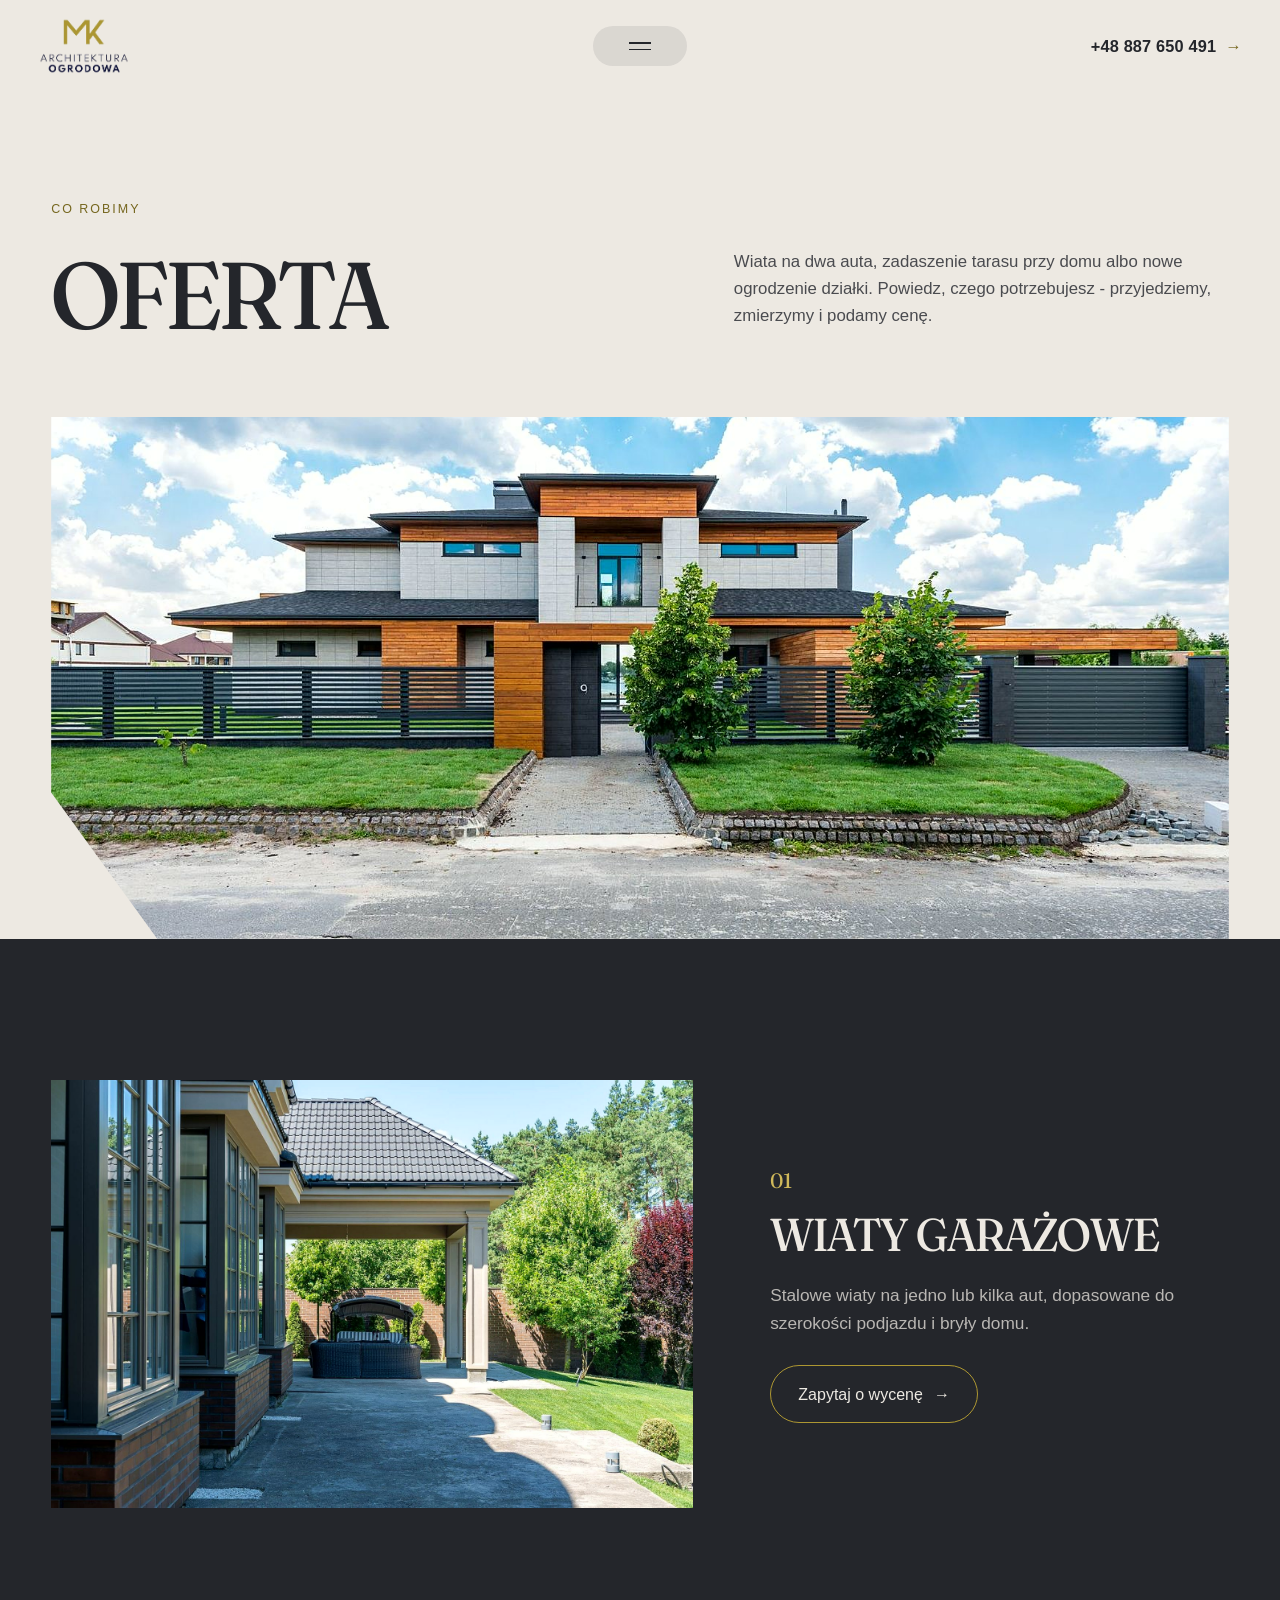
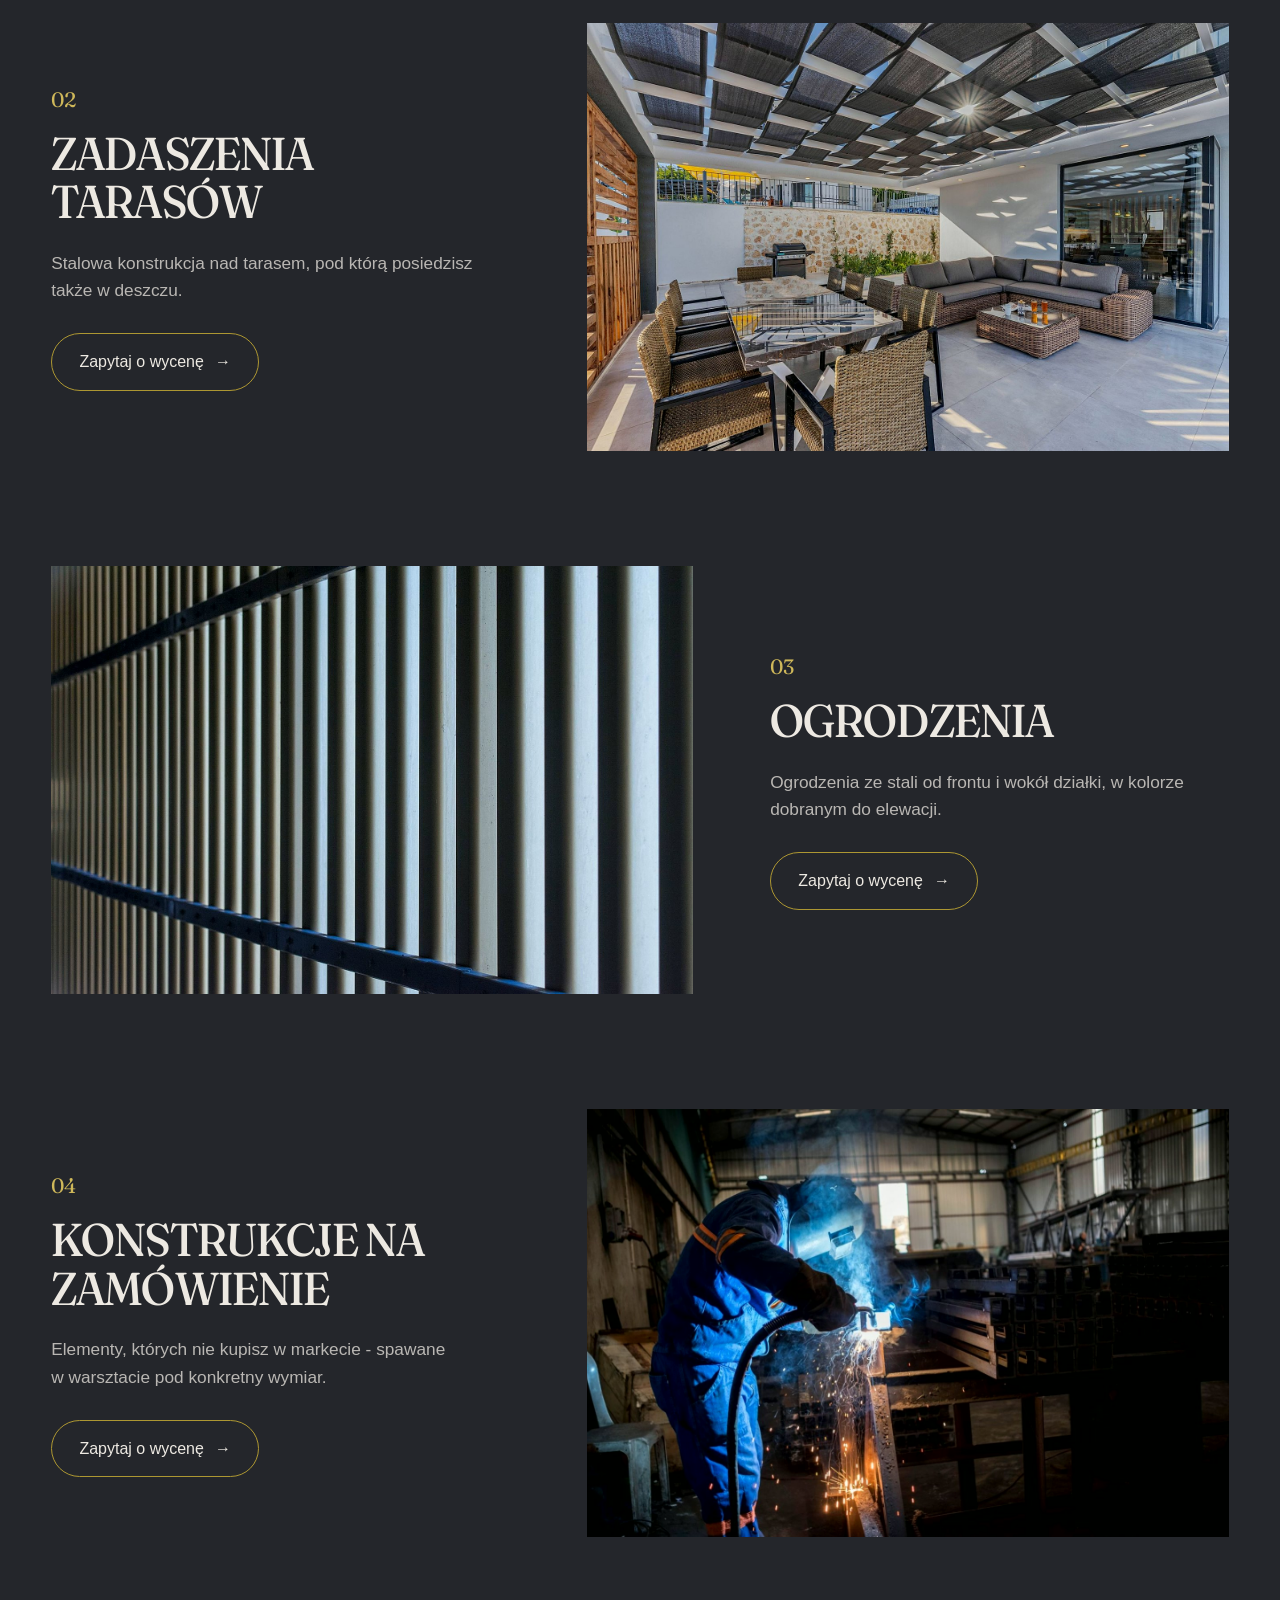
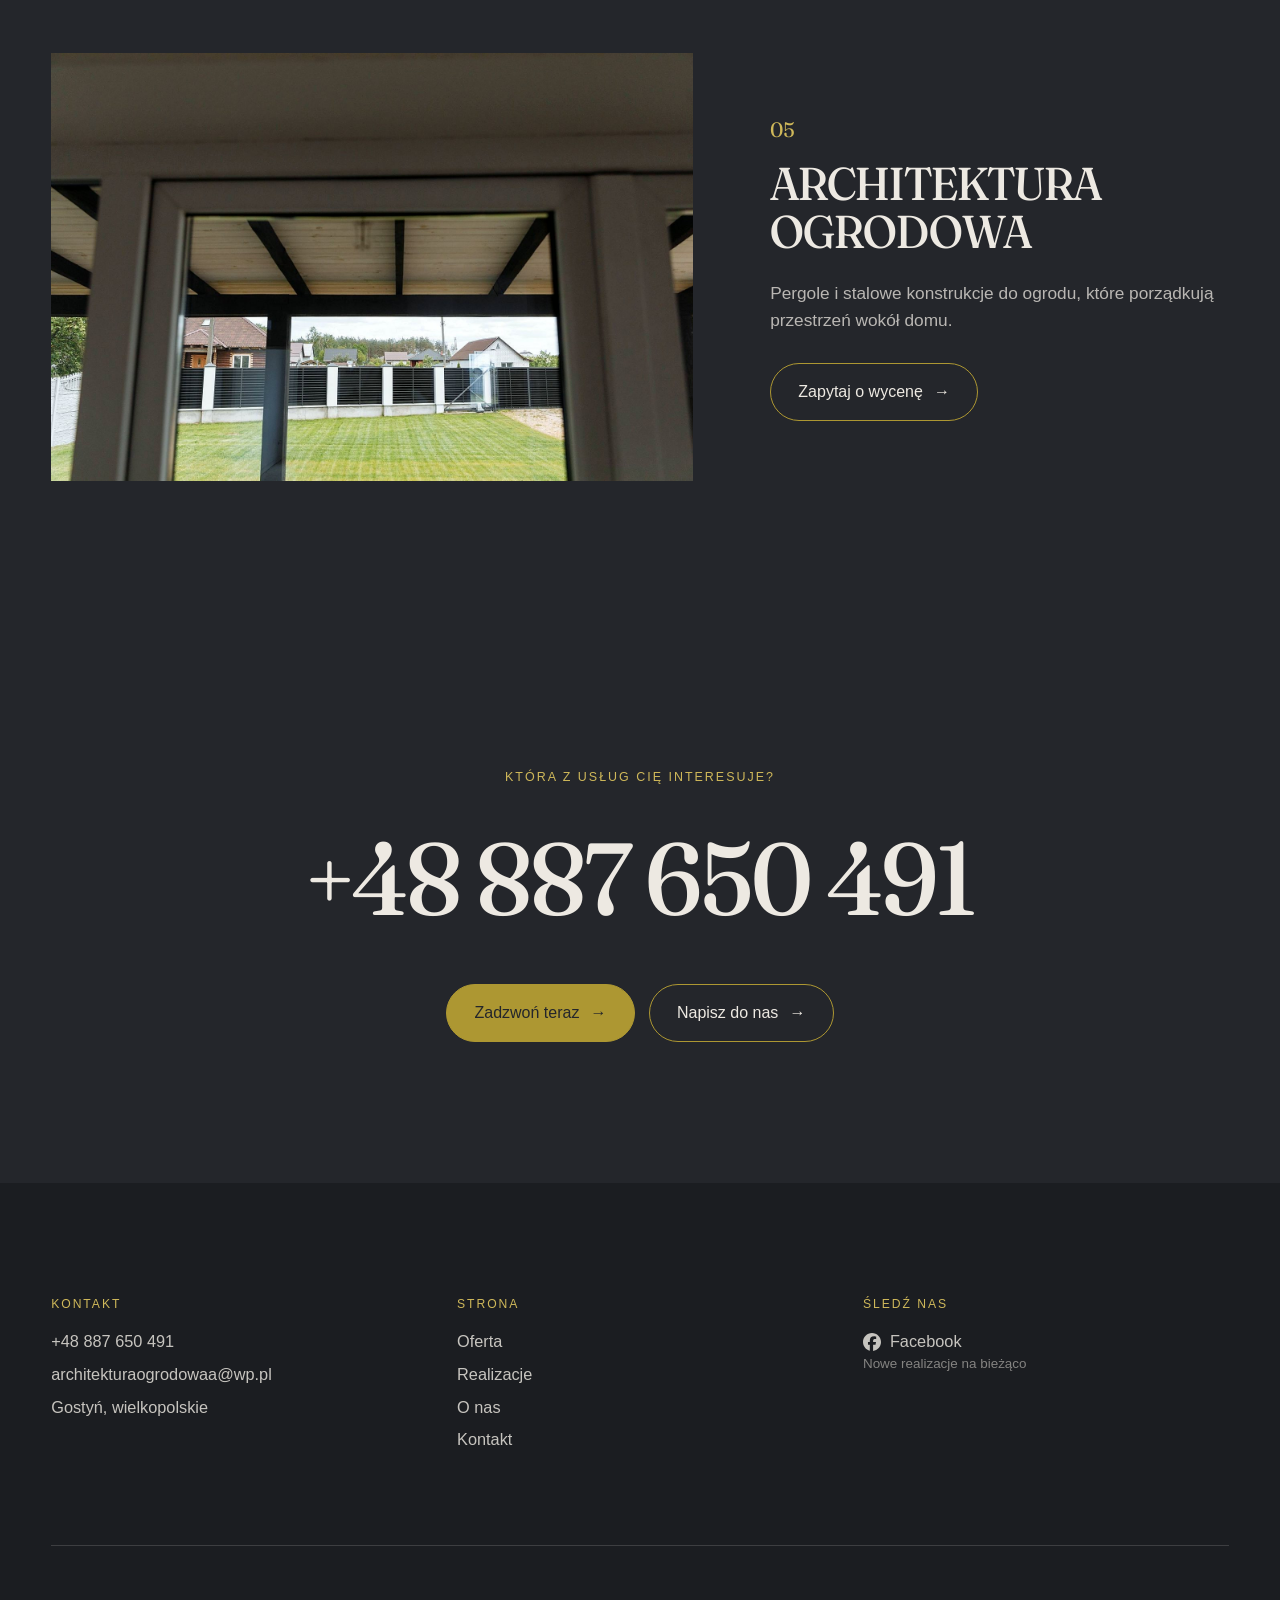
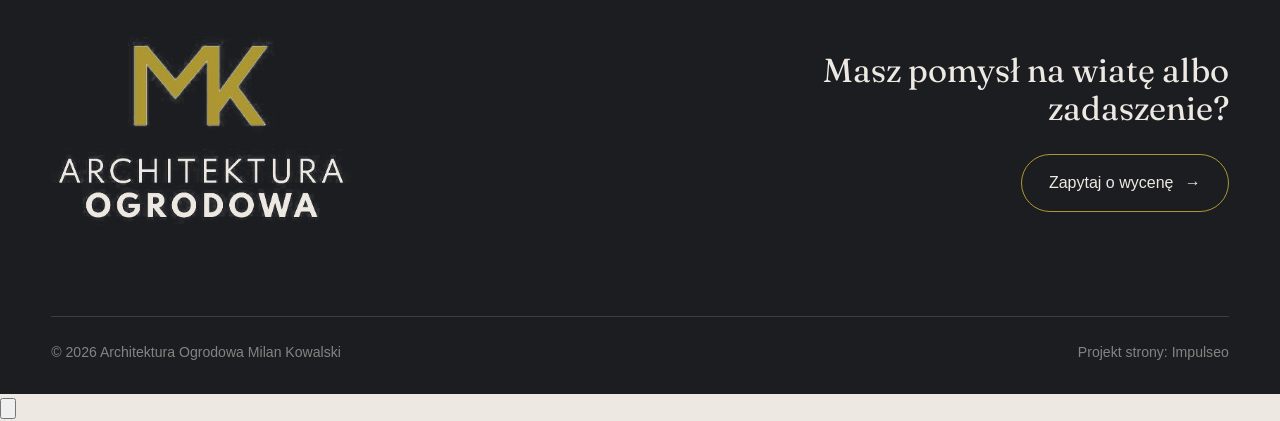
<file: oferta.html>
<!DOCTYPE html>
<html lang="pl">
<head>
<meta charset="UTF-8">
<meta name="viewport" content="width=device-width, initial-scale=1.0">
<title>Oferta - Architektura Ogrodowa Milan Kowalski</title>
<meta name="description" content="Architektura Ogrodowa Milan Kowalski - produkcja konstrukcji stalowych: wiaty garażowe, zadaszenia tarasów i ogrodzenia. Robione na wymiar we własnym warsztacie. Gostyń i okolice.">
<link rel="canonical" href="https://kris20032.github.io/architektura-ogrodowa-milan-kowalski/oferta.html">
<meta name="robots" content="noindex, nofollow">
<meta property="og:type" content="website">
<meta property="og:locale" content="pl_PL">
<meta property="og:site_name" content="Architektura Ogrodowa Milan Kowalski">
<meta property="og:title" content="Oferta - Architektura Ogrodowa Milan Kowalski">
<meta property="og:description" content="Architektura Ogrodowa Milan Kowalski - produkcja konstrukcji stalowych: wiaty garażowe, zadaszenia tarasów i ogrodzenia. Robione na wymiar we własnym warsztacie. Gostyń i okolice.">
<meta property="og:url" content="https://kris20032.github.io/architektura-ogrodowa-milan-kowalski/oferta.html">
<meta property="og:image" content="https://kris20032.github.io/architektura-ogrodowa-milan-kowalski/img/og.jpg">
<meta property="og:image:width" content="1200">
<meta property="og:image:height" content="630">
<meta name="twitter:card" content="summary_large_image">
<link rel="preconnect" href="https://fonts.googleapis.com">
<link rel="preconnect" href="https://fonts.gstatic.com" crossorigin>
<link href="https://fonts.googleapis.com/css2?family=Fraunces:opsz,wght@9..144,400;9..144,500;9..144,600&display=swap" rel="stylesheet">
<link href="https://api.fontshare.com/v2/css?f[]=satoshi@400,500,700&display=swap" rel="stylesheet">
<link rel="stylesheet" href="assets/styles.css?v=kl1">
<meta name="theme-color" content="#ede9e2">
<meta name="theme-color" content="#ede9e2">
<meta name="theme-color" content="#ede9e2">
<meta name="theme-color" content="#ede9e2">
<meta name="theme-color" content="#ede9e2">
<meta name="theme-color" content="#ede9e2">
<meta name="theme-color" content="#ede9e2">
</head>
<body>

<header class="nav">
  <div class="wrap nav-inner">
    <a class="brand brand-has-logo" href="index.html"><img class="brand-logo" src="img/logo.png" alt="Architektura Ogrodowa Milan Kowalski" width="426" height="271" decoding="async"><img class="brand-logo-light" src="img/logo-light.png" alt="" width="426" height="271" decoding="async"></a>
    <button class="nav-toggle" aria-label="Menu"><span></span><span></span><span></span></button>
    <a class="nav-phone" href="tel:+48887650491" aria-label="Zadzwoń +48 887 650 491"><svg class="ico" width="17" height="17" viewBox="0 0 24 24" fill="none" aria-hidden="true"><path d="M6.6 10.8a15.5 15.5 0 0 0 6.6 6.6l2.2-2.2a1 1 0 0 1 1-.24 11.4 11.4 0 0 0 3.6.58 1 1 0 0 1 1 1V20a1 1 0 0 1-1 1A17 17 0 0 1 3 4a1 1 0 0 1 1-1h3.5a1 1 0 0 1 1 1c0 1.25.2 2.46.58 3.6a1 1 0 0 1-.25 1l-2.23 2.2Z" fill="currentColor"/></svg><span class="txt">+48 887 650 491</span> <span class="arr">→</span></a>
    <nav class="nav-links">
      <div class="menu-main">
        <a href="index.html">Start</a>
        <a href="oferta.html" aria-current="page">Oferta</a>
        <a href="realizacje.html">Realizacje</a>
        <a href="o-nas.html">O&nbsp;nas</a>
        <a href="kontakt.html">Kontakt</a>
      </div>
      <div class="menu-col">
        <h4>Usługi</h4>
        <a href="oferta.html">Wiaty garażowe</a>
        <a href="oferta.html">Zadaszenia tarasów</a>
        <a href="oferta.html">Ogrodzenia</a>
        <a href="oferta.html">Konstrukcje na zamówienie</a>
        <a href="oferta.html">Architektura ogrodowa</a>
      </div>
      <div class="menu-col">
        <h4>Kontakt</h4>
        <a href="tel:+48887650491">+48 887 650 491</a>
        <a href="mailto:architekturaogrodowaa@wp.pl">architekturaogrodowaa@wp.pl</a>
        <p>Gostyń, wielkopolskie</p>
        <a href="https://www.facebook.com/p/Architektura-ogrodowa-MK-zadaszenia-taras%C3%B3w-wiaty-gara%C5%BCowe-ogrodzenia-100032330966671/" target="_blank" rel="noopener">Facebook</a><small>Nowe realizacje na bieżąco</small>
      </div>
    </nav>
  </div>
</header>

<main>
<section class="kl-pagehead">
  <div class="wrap">
    <div class="kl-pagehead__top">
      <div><span class="kl-sub">Co robimy</span><h1>Oferta</h1></div>
      <p class="lede">Wiata na dwa auta, zadaszenie tarasu przy domu albo nowe ogrodzenie działki. Powiedz, czego potrzebujesz - przyjedziemy, zmierzymy i&nbsp;podamy cenę.</p>
    </div>
    <figure class="kl-pagehead__img"><img src="img/g3.jpg" alt="Nowoczesny dom z ogrodzeniem ze stali" width="1600" height="1068" fetchpriority="high" decoding="async"></figure>
  </div>
</section>
<section class="kl-dark kl-pv">
  <div class="wrap kl-rows">
    <div class="kl-row reveal">
      <figure><img src="img/g7.jpg" alt="Wiaty garażowe" width="1600" height="1068" decoding="async"></figure>
      <div>
        <span class="idx">01</span>
        <h2>Wiaty garażowe</h2>
        <p>Stalowe wiaty na jedno lub kilka aut, dopasowane do szerokości podjazdu i&nbsp;bryły domu.</p>
        <a href="kontakt.html" class="kl-btn">Zapytaj o&nbsp;wycenę <span class="arr">→</span></a>
      </div>
    </div>
    <div class="kl-row rev reveal">
      <figure><img src="img/g5.jpg" alt="Zadaszenia tarasów" width="1600" height="1066" decoding="async"></figure>
      <div>
        <span class="idx">02</span>
        <h2>Zadaszenia tarasów</h2>
        <p>Stalowa konstrukcja nad tarasem, pod którą posiedzisz także w&nbsp;deszczu.</p>
        <a href="kontakt.html" class="kl-btn">Zapytaj o&nbsp;wycenę <span class="arr">→</span></a>
      </div>
    </div>
    <div class="kl-row reveal">
      <figure><img src="img/g4.jpg" alt="Ogrodzenia" loading="lazy" width="1600" height="1066" decoding="async"></figure>
      <div>
        <span class="idx">03</span>
        <h2>Ogrodzenia</h2>
        <p>Ogrodzenia ze stali od frontu i&nbsp;wokół działki, w&nbsp;kolorze dobranym do elewacji.</p>
        <a href="kontakt.html" class="kl-btn">Zapytaj o&nbsp;wycenę <span class="arr">→</span></a>
      </div>
    </div>
    <div class="kl-row rev reveal">
      <figure><img src="img/g6.jpg" alt="Konstrukcje na zamówienie" loading="lazy" width="1520" height="966" decoding="async"></figure>
      <div>
        <span class="idx">04</span>
        <h2>Konstrukcje na zamówienie</h2>
        <p>Elementy, których nie kupisz w&nbsp;markecie - spawane w&nbsp;warsztacie pod konkretny wymiar.</p>
        <a href="kontakt.html" class="kl-btn">Zapytaj o&nbsp;wycenę <span class="arr">→</span></a>
      </div>
    </div>
    <div class="kl-row reveal">
      <figure><img src="img/g8.jpg" alt="Architektura ogrodowa" loading="lazy" width="1600" height="1066" decoding="async"></figure>
      <div>
        <span class="idx">05</span>
        <h2>Architektura ogrodowa</h2>
        <p>Pergole i&nbsp;stalowe konstrukcje do ogrodu, które porządkują przestrzeń wokół domu.</p>
        <a href="kontakt.html" class="kl-btn">Zapytaj o&nbsp;wycenę <span class="arr">→</span></a>
      </div>
    </div>
  </div>
</section>
<section class="kl-dark kl-pv kl-cta">
  <div class="wrap reveal">
    <span class="kl-sub">Która z&nbsp;usług Cię interesuje?</span>
    <h2><a href="tel:+48887650491">+48 887 650 491</a></h2>
    <div class="kl-actions">
      <a href="tel:+48887650491" class="kl-btn kl-btn--fill">Zadzwoń teraz <span class="arr">→</span></a>
      <a href="kontakt.html" class="kl-btn">Napisz do nas <span class="arr">→</span></a>
    </div>
  </div>
</section>
</main>

<footer>
  <div class="wrap">
    <div class="foot-top">
      <div class="foot-col">
        <h4>Kontakt</h4>
        <a href="tel:+48887650491">+48 887 650 491</a>
        <a href="mailto:architekturaogrodowaa@wp.pl">architekturaogrodowaa@wp.pl</a>
        <p>Gostyń, wielkopolskie</p>
      </div>
      <div class="foot-col">
        <h4>Strona</h4>
        <a href="oferta.html">Oferta</a>
        <a href="realizacje.html">Realizacje</a>
        <a href="o-nas.html">O&nbsp;nas</a>
        <a href="kontakt.html">Kontakt</a>
      </div>
      <div class="foot-col">
        <h4>Śledź nas</h4>
        <a class="soc" href="https://www.facebook.com/p/Architektura-ogrodowa-MK-zadaszenia-taras%C3%B3w-wiaty-gara%C5%BCowe-ogrodzenia-100032330966671/" target="_blank" rel="noopener" aria-label="Facebook - Architektura Ogrodowa Milan Kowalski"><svg viewBox="0 0 24 24" width="18" height="18" aria-hidden="true" focusable="false"><path d="M9.101 23.691v-7.98H6.627v-3.667h2.474v-1.58c0-4.085 1.848-5.978 5.858-5.978.401 0 .955.042 1.468.103a8.68 8.68 0 0 1 1.141.195v3.325a8.623 8.623 0 0 0-.653-.036 26.805 26.805 0 0 0-.733-.009c-.707 0-1.259.096-1.675.309a1.686 1.686 0 0 0-.679.622c-.258.42-.374.995-.374 1.752v1.297h3.919l-.386 2.103-.287 1.564h-3.246v8.245C19.396 23.238 24 18.179 24 12.044c0-6.627-5.373-12-12-12s-12 5.373-12 12c0 5.628 3.874 10.35 9.101 11.647Z" fill="currentColor"/></svg> Facebook</a><small>Nowe realizacje na bieżąco</small>
      </div>
    </div>
    <div class="foot-mid">
      <a href="index.html"><img class="foot-logo" src="img/logo-light.png" alt="Architektura Ogrodowa Milan Kowalski" width="426" height="271" loading="lazy" decoding="async"></a>
      <div class="foot-ask kl-dark" style="background:none">
        <p>Masz pomysł na wiatę albo zadaszenie?</p>
        <a href="kontakt.html" class="kl-btn">Zapytaj o&nbsp;wycenę <span class="arr">→</span></a>
      </div>
    </div>
    <div class="foot-bot">
      <span>© 2026 Architektura Ogrodowa Milan Kowalski</span>
      <span>Projekt strony: <a class="foot-credit" href="https://impulseo.pl" target="_blank" rel="noopener">Impulseo</a></span>
    </div>
  </div>
</footer>
<div class="sticky-reserve"><a class="sr-book" href="kontakt.html">Zapytaj o wycenę</a><a class="sr-call" href="tel:+48887650491" aria-label="Zadzwoń"><svg class="ico-tel" width="16" height="16" viewBox="0 0 24 24" fill="none" aria-hidden="true"><path d="M6.6 10.8a15.5 15.5 0 0 0 6.6 6.6l2.2-2.2a1 1 0 0 1 1-.24 11.4 11.4 0 0 0 3.6.58 1 1 0 0 1 1 1V20a1 1 0 0 1-1 1A17 17 0 0 1 3 4a1 1 0 0 1 1-1h3.5a1 1 0 0 1 1 1c0 1.25.2 2.46.58 3.6a1 1 0 0 1-.25 1l-2.23 2.2Z" fill="currentColor"/></svg></a></div>
<div class="demo-wazne" data-do="2026-11-03" data-cykl="3" hidden><svg class="dw-ico" width="13" height="13" viewBox="0 0 24 24" fill="none" aria-hidden="true"><circle cx="12" cy="12" r="8.6" stroke="currentColor" stroke-width="1.8"/><path d="M12 7.2V12l3.3 2" stroke="currentColor" stroke-width="1.8" stroke-linecap="round"/></svg><span class="dw-txt"></span></div>

<script src="assets/main.js"></script>
<script src="assets/kl.js"></script>
</body>
</html>
</file>
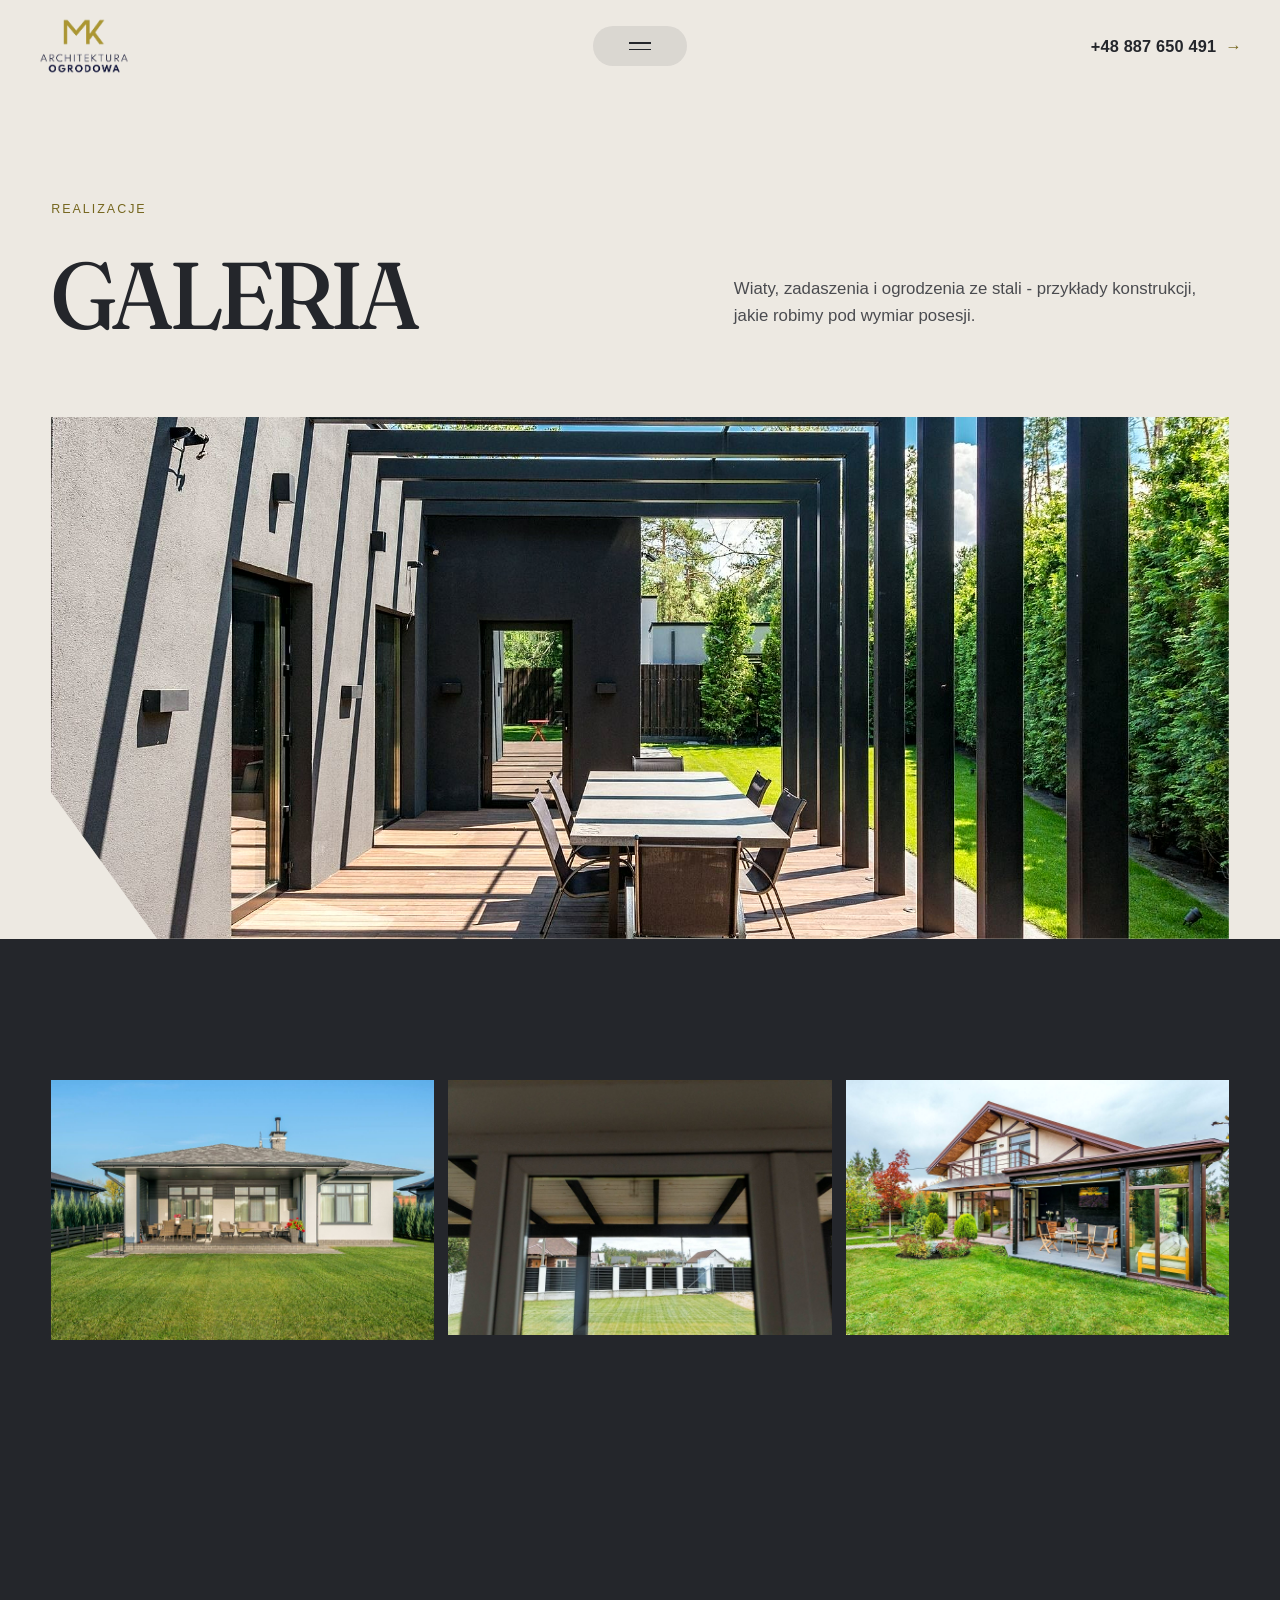
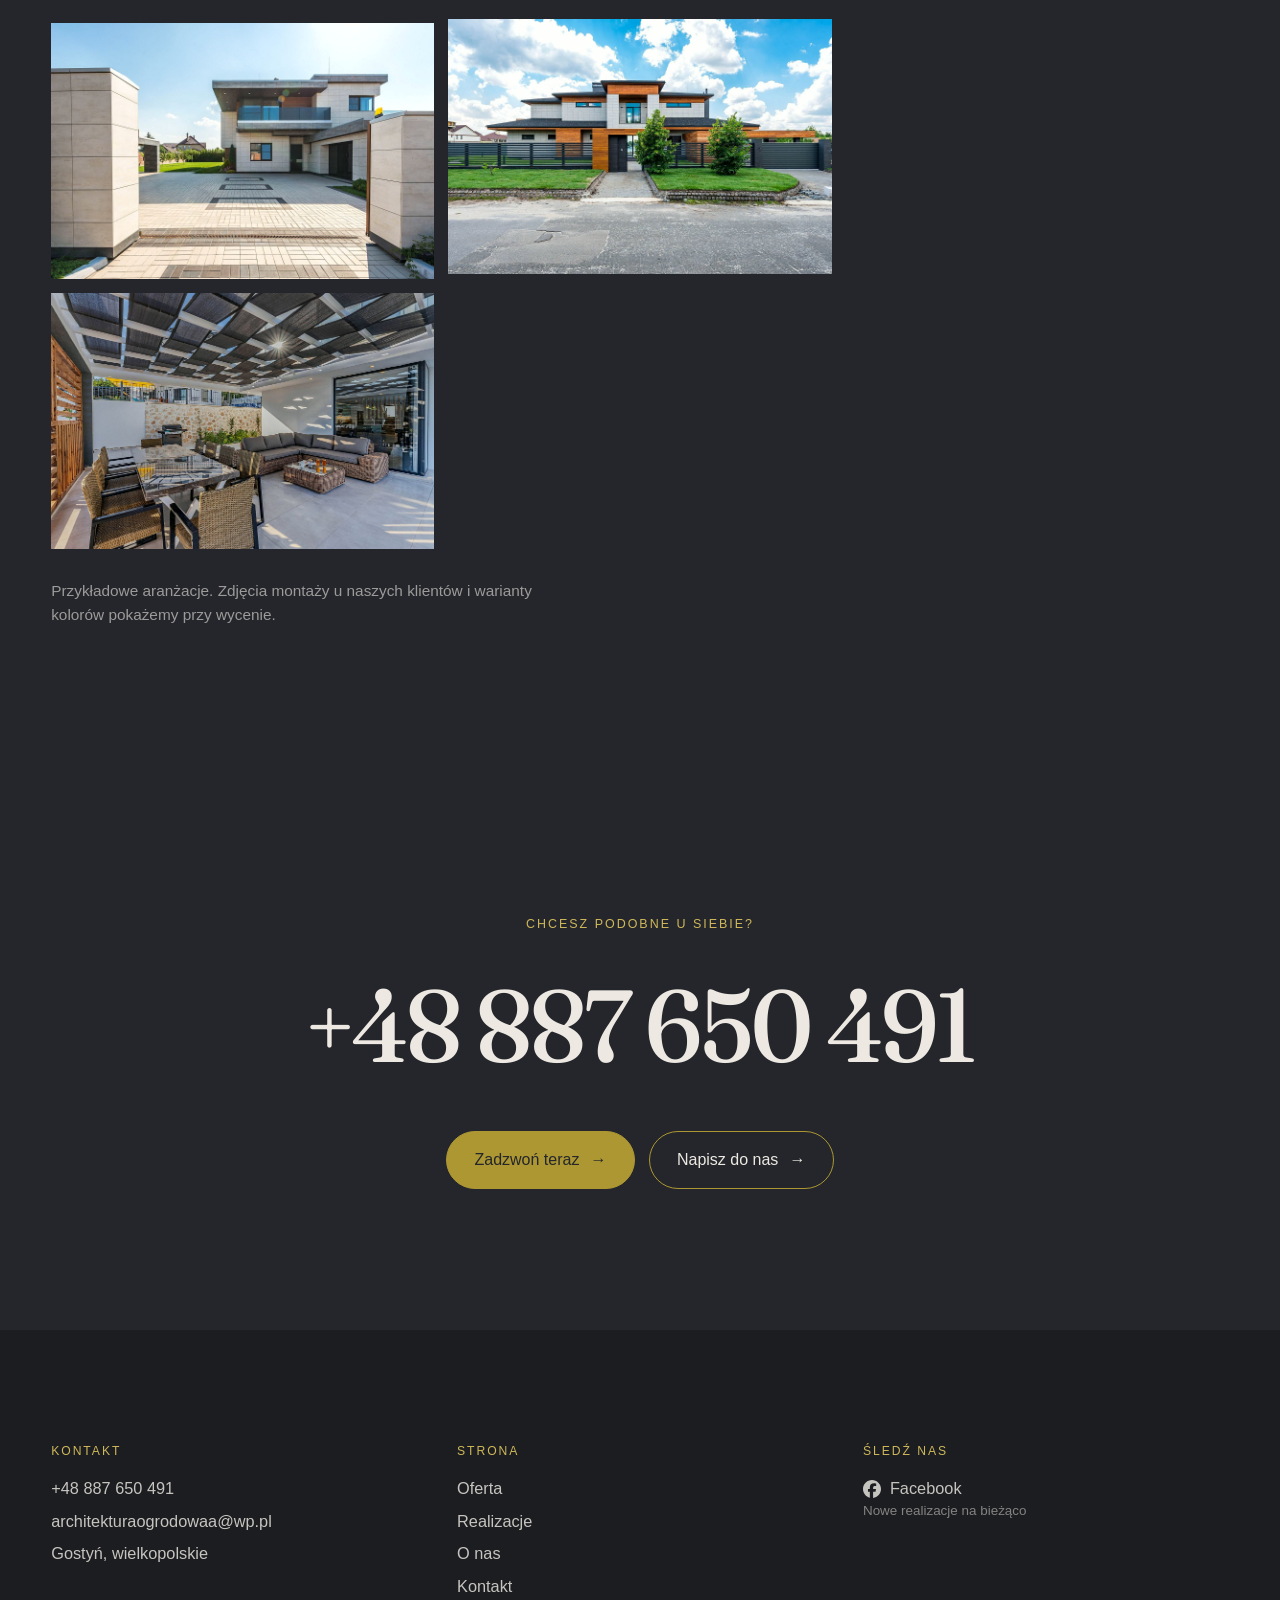
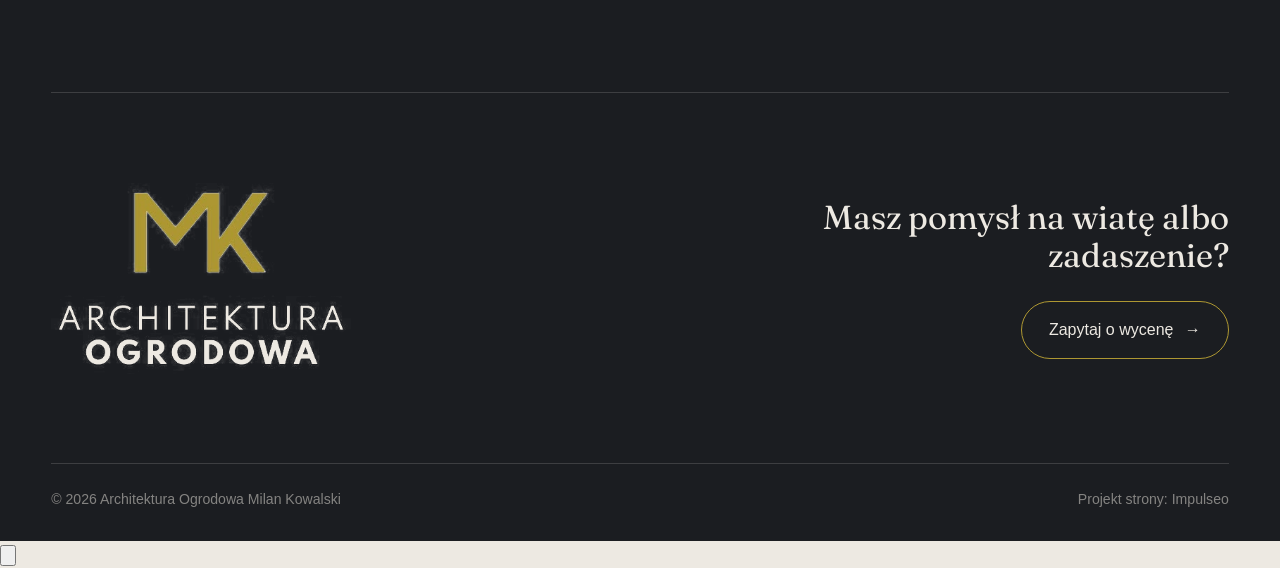
<file: realizacje.html>
<!DOCTYPE html>
<html lang="pl">
<head>
<meta charset="UTF-8">
<meta name="viewport" content="width=device-width, initial-scale=1.0">
<title>Realizacje - Architektura Ogrodowa Milan Kowalski</title>
<meta name="description" content="Realizacje Architektura Ogrodowa Milan Kowalski: Zadaszenie tarasu, Taras pod dachem, Ogrodzenie od frontu, Ogrodzenie z profili, Strefa pod zadaszeniem">
<link rel="canonical" href="https://kris20032.github.io/architektura-ogrodowa-milan-kowalski/realizacje.html">
<meta name="robots" content="noindex, nofollow">
<meta property="og:type" content="website">
<meta property="og:locale" content="pl_PL">
<meta property="og:site_name" content="Architektura Ogrodowa Milan Kowalski">
<meta property="og:title" content="Realizacje - Architektura Ogrodowa Milan Kowalski">
<meta property="og:description" content="Realizacje Architektura Ogrodowa Milan Kowalski: Zadaszenie tarasu, Taras pod dachem, Ogrodzenie od frontu, Ogrodzenie z profili, Strefa pod zadaszeniem">
<meta property="og:url" content="https://kris20032.github.io/architektura-ogrodowa-milan-kowalski/realizacje.html">
<meta property="og:image" content="https://kris20032.github.io/architektura-ogrodowa-milan-kowalski/img/og.jpg">
<meta property="og:image:width" content="1200">
<meta property="og:image:height" content="630">
<meta name="twitter:card" content="summary_large_image">
<link rel="preconnect" href="https://fonts.googleapis.com">
<link rel="preconnect" href="https://fonts.gstatic.com" crossorigin>
<link href="https://fonts.googleapis.com/css2?family=Fraunces:opsz,wght@9..144,400;9..144,500;9..144,600&display=swap" rel="stylesheet">
<link href="https://api.fontshare.com/v2/css?f[]=satoshi@400,500,700&display=swap" rel="stylesheet">
<link rel="stylesheet" href="assets/styles.css?v=kl1">
<meta name="theme-color" content="#ede9e2">
<meta name="theme-color" content="#ede9e2">
<meta name="theme-color" content="#ede9e2">
<meta name="theme-color" content="#ede9e2">
<meta name="theme-color" content="#ede9e2">
<meta name="theme-color" content="#ede9e2">
<meta name="theme-color" content="#ede9e2">
</head>
<body>

<header class="nav">
  <div class="wrap nav-inner">
    <a class="brand brand-has-logo" href="index.html"><img class="brand-logo" src="img/logo.png" alt="Architektura Ogrodowa Milan Kowalski" width="426" height="271" decoding="async"><img class="brand-logo-light" src="img/logo-light.png" alt="" width="426" height="271" decoding="async"></a>
    <button class="nav-toggle" aria-label="Menu"><span></span><span></span><span></span></button>
    <a class="nav-phone" href="tel:+48887650491" aria-label="Zadzwoń +48 887 650 491"><svg class="ico" width="17" height="17" viewBox="0 0 24 24" fill="none" aria-hidden="true"><path d="M6.6 10.8a15.5 15.5 0 0 0 6.6 6.6l2.2-2.2a1 1 0 0 1 1-.24 11.4 11.4 0 0 0 3.6.58 1 1 0 0 1 1 1V20a1 1 0 0 1-1 1A17 17 0 0 1 3 4a1 1 0 0 1 1-1h3.5a1 1 0 0 1 1 1c0 1.25.2 2.46.58 3.6a1 1 0 0 1-.25 1l-2.23 2.2Z" fill="currentColor"/></svg><span class="txt">+48 887 650 491</span> <span class="arr">→</span></a>
    <nav class="nav-links">
      <div class="menu-main">
        <a href="index.html">Start</a>
        <a href="oferta.html">Oferta</a>
        <a href="realizacje.html" aria-current="page">Realizacje</a>
        <a href="o-nas.html">O&nbsp;nas</a>
        <a href="kontakt.html">Kontakt</a>
      </div>
      <div class="menu-col">
        <h4>Usługi</h4>
        <a href="oferta.html">Wiaty garażowe</a>
        <a href="oferta.html">Zadaszenia tarasów</a>
        <a href="oferta.html">Ogrodzenia</a>
        <a href="oferta.html">Konstrukcje na zamówienie</a>
        <a href="oferta.html">Architektura ogrodowa</a>
      </div>
      <div class="menu-col">
        <h4>Kontakt</h4>
        <a href="tel:+48887650491">+48 887 650 491</a>
        <a href="mailto:architekturaogrodowaa@wp.pl">architekturaogrodowaa@wp.pl</a>
        <p>Gostyń, wielkopolskie</p>
        <a href="https://www.facebook.com/p/Architektura-ogrodowa-MK-zadaszenia-taras%C3%B3w-wiaty-gara%C5%BCowe-ogrodzenia-100032330966671/" target="_blank" rel="noopener">Facebook</a><small>Nowe realizacje na bieżąco</small>
      </div>
    </nav>
  </div>
</header>

<main>
<section class="kl-pagehead">
  <div class="wrap">
    <div class="kl-pagehead__top">
      <div><span class="kl-sub">Realizacje</span><h1>Galeria</h1></div>
      <p class="lede">Wiaty, zadaszenia i&nbsp;ogrodzenia ze stali - przykłady konstrukcji, jakie robimy pod wymiar posesji.</p>
    </div>
    <figure class="kl-pagehead__img"><img src="img/hero.jpg" alt="Stalowa pergola nad tarasem" width="1815" height="1255" fetchpriority="high" decoding="async"></figure>
  </div>
</section>
<section class="kl-dark kl-pv">
  <div class="wrap">
    <div class="kl-masonry">
      <figure class="reveal"><img src="img/g2.jpg" alt="Konstrukcja stalowa przy domu" width="1600" height="1088" decoding="async"></figure>
      <figure class="reveal"><img src="img/g4.jpg" alt="Konstrukcja stalowa przy domu" width="1600" height="1066" decoding="async"></figure>
      <figure class="reveal"><img src="img/g9.jpg" alt="Konstrukcja stalowa przy domu" width="1600" height="1068" decoding="async"></figure>
      <figure class="reveal"><img src="img/g5.jpg" alt="Konstrukcja stalowa przy domu" width="1600" height="1066" decoding="async"></figure>
      <figure class="reveal"><img src="img/g8.jpg" alt="Konstrukcja stalowa przy domu" width="1600" height="1066" decoding="async"></figure>
      <figure class="reveal"><img src="img/g10.jpg" alt="Konstrukcja stalowa przy domu" width="1600" height="1068" decoding="async"></figure>
      <figure class="reveal"><img src="img/g3.jpg" alt="Konstrukcja stalowa przy domu" width="1600" height="1068" decoding="async"></figure>
      <figure class="reveal"><img src="img/g6.jpg" alt="Konstrukcja stalowa przy domu" width="1520" height="966" decoding="async"></figure>
      <figure class="reveal"><img src="img/g1.jpg" alt="Konstrukcja stalowa przy domu" width="1600" height="1068" decoding="async"></figure>
      <figure class="reveal"><img src="img/about.jpg" alt="Konstrukcja stalowa przy domu" width="1210" height="976" decoding="async"></figure>
      <figure class="reveal"><img src="img/g7.jpg" alt="Konstrukcja stalowa przy domu" width="1600" height="1068" decoding="async"></figure>
    </div>
    <p class="kl-note reveal">Przykładowe aranżacje. Zdjęcia montaży u&nbsp;naszych klientów i&nbsp;warianty kolorów pokażemy przy wycenie.</p>
  </div>
</section>
<section class="kl-dark kl-pv kl-cta">
  <div class="wrap reveal">
    <span class="kl-sub">Chcesz podobne u&nbsp;siebie?</span>
    <h2><a href="tel:+48887650491">+48 887 650 491</a></h2>
    <div class="kl-actions">
      <a href="tel:+48887650491" class="kl-btn kl-btn--fill">Zadzwoń teraz <span class="arr">→</span></a>
      <a href="kontakt.html" class="kl-btn">Napisz do nas <span class="arr">→</span></a>
    </div>
  </div>
</section>
</main>

<footer>
  <div class="wrap">
    <div class="foot-top">
      <div class="foot-col">
        <h4>Kontakt</h4>
        <a href="tel:+48887650491">+48 887 650 491</a>
        <a href="mailto:architekturaogrodowaa@wp.pl">architekturaogrodowaa@wp.pl</a>
        <p>Gostyń, wielkopolskie</p>
      </div>
      <div class="foot-col">
        <h4>Strona</h4>
        <a href="oferta.html">Oferta</a>
        <a href="realizacje.html">Realizacje</a>
        <a href="o-nas.html">O&nbsp;nas</a>
        <a href="kontakt.html">Kontakt</a>
      </div>
      <div class="foot-col">
        <h4>Śledź nas</h4>
        <a class="soc" href="https://www.facebook.com/p/Architektura-ogrodowa-MK-zadaszenia-taras%C3%B3w-wiaty-gara%C5%BCowe-ogrodzenia-100032330966671/" target="_blank" rel="noopener" aria-label="Facebook - Architektura Ogrodowa Milan Kowalski"><svg viewBox="0 0 24 24" width="18" height="18" aria-hidden="true" focusable="false"><path d="M9.101 23.691v-7.98H6.627v-3.667h2.474v-1.58c0-4.085 1.848-5.978 5.858-5.978.401 0 .955.042 1.468.103a8.68 8.68 0 0 1 1.141.195v3.325a8.623 8.623 0 0 0-.653-.036 26.805 26.805 0 0 0-.733-.009c-.707 0-1.259.096-1.675.309a1.686 1.686 0 0 0-.679.622c-.258.42-.374.995-.374 1.752v1.297h3.919l-.386 2.103-.287 1.564h-3.246v8.245C19.396 23.238 24 18.179 24 12.044c0-6.627-5.373-12-12-12s-12 5.373-12 12c0 5.628 3.874 10.35 9.101 11.647Z" fill="currentColor"/></svg> Facebook</a><small>Nowe realizacje na bieżąco</small>
      </div>
    </div>
    <div class="foot-mid">
      <a href="index.html"><img class="foot-logo" src="img/logo-light.png" alt="Architektura Ogrodowa Milan Kowalski" width="426" height="271" loading="lazy" decoding="async"></a>
      <div class="foot-ask kl-dark" style="background:none">
        <p>Masz pomysł na wiatę albo zadaszenie?</p>
        <a href="kontakt.html" class="kl-btn">Zapytaj o&nbsp;wycenę <span class="arr">→</span></a>
      </div>
    </div>
    <div class="foot-bot">
      <span>© 2026 Architektura Ogrodowa Milan Kowalski</span>
      <span>Projekt strony: <a class="foot-credit" href="https://impulseo.pl" target="_blank" rel="noopener">Impulseo</a></span>
    </div>
  </div>
</footer>
<div class="sticky-reserve"><a class="sr-book" href="kontakt.html">Zapytaj o wycenę</a><a class="sr-call" href="tel:+48887650491" aria-label="Zadzwoń"><svg class="ico-tel" width="16" height="16" viewBox="0 0 24 24" fill="none" aria-hidden="true"><path d="M6.6 10.8a15.5 15.5 0 0 0 6.6 6.6l2.2-2.2a1 1 0 0 1 1-.24 11.4 11.4 0 0 0 3.6.58 1 1 0 0 1 1 1V20a1 1 0 0 1-1 1A17 17 0 0 1 3 4a1 1 0 0 1 1-1h3.5a1 1 0 0 1 1 1c0 1.25.2 2.46.58 3.6a1 1 0 0 1-.25 1l-2.23 2.2Z" fill="currentColor"/></svg></a></div>
<div class="demo-wazne" data-do="2026-11-03" data-cykl="3" hidden><svg class="dw-ico" width="13" height="13" viewBox="0 0 24 24" fill="none" aria-hidden="true"><circle cx="12" cy="12" r="8.6" stroke="currentColor" stroke-width="1.8"/><path d="M12 7.2V12l3.3 2" stroke="currentColor" stroke-width="1.8" stroke-linecap="round"/></svg><span class="dw-txt"></span></div>

<script src="assets/main.js"></script>
<script src="assets/kl.js"></script>
</body>
</html>
</file>
<file: assets/styles.css>
/* Architektura Ogrodowa MK - skórka w stylu klindworthroofing.com (beż + grafit + złoto z logo) */
:root{
  --beige:#ede9e2;--beige-2:#e2dcd1;--beige-3:#d6cfc2;
  --dark:#24262b;--dark-2:#2c2f35;--dark-3:#1b1d21;
  --gold:#ad9732;--gold-d:#76671f;--gold-l:#cfb85a;
  --ink:#24262b;--ink-soft:#4a4b4f;--muted:#6b6862;
  --line:rgba(36,38,43,.14);--line-l:rgba(237,233,226,.16);
  --accent:#ad9732;--accent-d:#76671f;--accent-soft:rgba(173,151,50,.12);
  --paper:#ede9e2;--paper-2:#e2dcd1;--paper-3:#d6cfc2;
  --serif:"Fraunces","Times New Roman",serif;
  --sans:"Satoshi","Helvetica Neue",Arial,sans-serif;
  --wrap:1320px;--pad:clamp(20px,4vw,60px);
  --nav-h:92px;
  --ease:cubic-bezier(.22,.61,.36,1);
}
*,*::before,*::after{box-sizing:border-box}
html{-webkit-text-size-adjust:100%;scroll-behavior:smooth}
body{margin:0;background:var(--beige);color:var(--ink);font-family:var(--sans);font-size:17px;line-height:1.6;-webkit-font-smoothing:antialiased;overflow-x:hidden}
img{max-width:100%;display:block}
a{color:inherit;text-decoration:none}
h1,h2,h3,h4{margin:0;font-family:var(--serif);font-weight:500;line-height:1.05;letter-spacing:-.01em;font-variation-settings:"opsz" 96,"SOFT" 50,"WONK" 0}
p{margin:0}
.wrap{max-width:var(--wrap);margin:0 auto;padding:0 var(--pad)}
.mt-line{display:block}.mt-line>i{font-style:normal;display:block}

/* ---------- typografia pomocnicza ---------- */
.kl-sub{display:inline-block;font-family:var(--sans);font-size:.78rem;font-weight:500;letter-spacing:.16em;text-transform:uppercase;color:var(--gold-d)}
.kl-dark .kl-sub{color:var(--gold-l)}
.kl-huge{font-family:var(--serif);font-weight:500;text-transform:uppercase;font-size:min(21vw,330px);line-height:.86;letter-spacing:-.03em;text-align:center}
.kl-lead{font-size:clamp(1.25rem,2.1vw,1.85rem);line-height:1.45;font-weight:400}

/* ---------- przyciski (pigułki jak u wzoru) ---------- */
.kl-btn{display:inline-flex;align-items:center;gap:.7em;padding:.95em 1.7em;border:1px solid var(--gold);border-radius:999px;font-family:var(--sans);font-size:1rem;font-weight:500;color:var(--ink);background:transparent;cursor:pointer;transition:background .3s var(--ease),color .3s var(--ease),border-color .3s var(--ease)}
.kl-btn .arr{transition:transform .3s var(--ease)}
.kl-btn:hover{background:var(--ink);border-color:var(--ink);color:var(--beige)}
.kl-btn:hover .arr{transform:translateX(4px)}
.kl-dark .kl-btn{color:var(--beige);border-color:var(--gold)}
.kl-dark .kl-btn:hover{background:var(--gold);border-color:var(--gold);color:var(--dark)}
.kl-btn--fill{background:var(--gold);border-color:var(--gold);color:var(--dark)}
.kl-btn--fill:hover{background:var(--ink);border-color:var(--ink);color:var(--beige)}
.kl-dark .kl-btn--fill{color:var(--dark)}
.kl-dark .kl-btn--fill:hover{background:var(--beige);border-color:var(--beige);color:var(--dark)}

/* ---------- reveal (main.js dokłada .in) ---------- */
.reveal{opacity:0;transform:translateY(28px);transition:opacity .9s var(--ease),transform .9s var(--ease);transition-delay:calc(var(--i,0) * 90ms)}
.reveal.in{opacity:1;transform:none}
@media (prefers-reduced-motion:reduce){.reveal{opacity:1;transform:none;transition:none}}

/* ---------- nagłówek: logo · menu w pigułce · telefon ---------- */
.nav{position:fixed;top:0;left:0;right:0;z-index:100;transition:transform .45s var(--ease),background .35s var(--ease),box-shadow .35s var(--ease)}
.nav.nav-hidden{transform:translateY(-105%)}
.nav.is-stuck{background:rgba(237,233,226,.92);backdrop-filter:blur(10px);-webkit-backdrop-filter:blur(10px);box-shadow:0 1px 0 var(--line)}
.nav-inner{position:relative;display:grid;grid-template-columns:1fr auto 1fr;align-items:center;height:var(--nav-h);max-width:none;padding:0 clamp(18px,3vw,40px)}
.brand{position:relative;z-index:3;justify-self:start;display:flex;align-items:center}
.brand-logo{height:58px;width:auto}
.brand-logo-light{display:none;height:58px;width:auto}
.nav-toggle{position:relative;z-index:3;justify-self:center;width:94px;height:40px;border:0;border-radius:999px;background:rgba(36,38,43,.09);cursor:pointer;display:flex;flex-direction:column;align-items:center;justify-content:center;gap:5px;transition:background .3s var(--ease)}
.nav-toggle:hover{background:rgba(36,38,43,.16)}
.nav-toggle span{display:block;width:22px;height:1.5px;background:var(--ink);transition:transform .35s var(--ease),opacity .2s,background .3s}
.nav-toggle span:nth-child(3){display:none}
.nav-toggle[aria-expanded="true"]{background:rgba(237,233,226,.12)}
.nav-toggle[aria-expanded="true"] span{background:var(--beige)}
.nav-toggle[aria-expanded="true"] span:nth-child(1){transform:translateY(3.25px) rotate(45deg)}
.nav-toggle[aria-expanded="true"] span:nth-child(2){transform:translateY(-3.25px) rotate(-45deg)}
.nav-phone{position:relative;z-index:3;justify-self:end;display:inline-flex;align-items:center;gap:.55em;font-weight:700;font-size:1.02rem;letter-spacing:.01em;white-space:nowrap}
.nav-phone .arr{color:var(--gold-d);transition:transform .3s var(--ease)}
.nav-phone:hover .arr{transform:translateX(4px)}
.nav:has(.nav-links.open) .brand-logo{display:none}
.nav:has(.nav-links.open) .brand-logo-light{display:block}
.nav:has(.nav-links.open) .nav-phone{color:var(--beige)}
.nav:has(.nav-links.open){background:transparent;box-shadow:none;backdrop-filter:none}

/* pełnoekranowe menu */
.nav-links{position:fixed;inset:0;z-index:2;background:var(--dark);color:var(--beige);display:grid;grid-template-columns:1.4fr 1fr 1fr;gap:clamp(24px,4vw,70px);align-content:center;padding:calc(var(--nav-h) + 30px) clamp(24px,6vw,110px) 60px;overflow-y:auto}
.nav-links:not(.open){display:none}
.nav-links.open{animation:kl-fade .45s var(--ease)}
@keyframes kl-fade{from{opacity:0}to{opacity:1}}
.menu-main{display:flex;flex-direction:column;gap:.15em}
.menu-main a{font-family:var(--serif);font-size:clamp(2.6rem,6vw,5.4rem);line-height:1.04;text-transform:uppercase;letter-spacing:-.02em;transition:color .25s}
.menu-main a:hover,.menu-main a[aria-current="page"]{color:var(--gold-l)}
.menu-col h4{font-family:var(--sans);font-size:.78rem;font-weight:500;letter-spacing:.16em;text-transform:uppercase;color:var(--gold-l);margin-bottom:1.1em}
.menu-col a,.menu-col p{display:block;font-size:1.08rem;line-height:1.9;color:rgba(237,233,226,.86)}
.menu-col a:hover{color:var(--gold-l)}
.menu-col small{display:block;font-size:.82rem;color:rgba(237,233,226,.5);margin-top:-.3em;margin-bottom:.6em}

/* ---------- HERO (beż, romb ze zdjęciem i ukośne pasy) ---------- */
.kl-hero{position:relative;min-height:max(640px,100svh);background:var(--beige);overflow:hidden;display:flex;align-items:center}
.kl-hero__content{position:relative;z-index:2;width:min(40%,600px);margin-left:clamp(24px,8.3vw,130px);padding:calc(var(--nav-h) + 40px) 0 80px}
.kl-hero__content .kl-sub{margin-bottom:1.4em}
.kl-hero h1{font-size:clamp(3rem,6.6vw,6.8rem);text-transform:uppercase;line-height:.98;letter-spacing:-.025em;color:var(--ink);margin-bottom:.42em}
.kl-hero p.lede{font-size:clamp(1.02rem,1.25vw,1.2rem);max-width:30em;color:var(--ink-soft);margin-bottom:2.1em}
.kl-hero__actions{display:flex;flex-wrap:wrap;gap:14px}
.kl-hero__art{position:absolute;top:var(--nav-h);right:0;bottom:0;width:52%;z-index:1}
.kl-hero__art img{width:100%;height:100%;object-fit:cover;clip-path:polygon(0 58%,40% 0,100% 0,100% 100%,24% 100%)}
.kl-hero__art svg{position:absolute;inset:0;width:100%;height:100%;pointer-events:none}
.kl-hero__art svg polygon{fill:var(--beige)}

/* ---------- sekcje ---------- */
.kl-dark{background:var(--dark);color:var(--beige)}
.kl-beige{background:var(--beige);color:var(--ink)}
.kl-pv{padding:clamp(80px,11vw,170px) 0}
.kl-pv-s{padding:clamp(60px,8vw,110px) 0}

/* intro: pionowy podtytuł + duży akapit */
.kl-intro{display:grid;grid-template-columns:minmax(120px,1fr) 3fr;gap:clamp(24px,5vw,80px);align-items:start}
.kl-intro .kl-sub{writing-mode:vertical-rl;transform:rotate(180deg);justify-self:center;margin-top:.3em}
.kl-intro .kl-lead{color:rgba(237,233,226,.92);max-width:36em}
.kl-intro .kl-lead strong{color:var(--gold-l);font-weight:500}

/* dwa zdjęcia z podpisami */
.kl-pair{display:grid;grid-template-columns:7fr 4fr;gap:clamp(30px,7vw,120px);align-items:start;margin-top:clamp(60px,8vw,120px)}
.kl-pair__item:nth-child(2){margin-top:clamp(0px,-2vw,0px)}
.kl-pair figure{margin:0;overflow:hidden}
.kl-pair__item:nth-child(1) figure{aspect-ratio:16/11}
.kl-pair__item:nth-child(2) figure{aspect-ratio:4/5}
.kl-pair figure img{width:100%;height:100%;object-fit:cover;transition:transform 1.2s var(--ease)}
.kl-pair__item:hover figure img{transform:scale(1.04)}
.kl-pair__cap{margin-top:22px}
.kl-link{display:inline-flex;align-items:center;gap:.6em;font-family:var(--serif);font-size:clamp(1.35rem,2vw,1.8rem);color:var(--beige)}
.kl-link .arr{color:var(--gold-l);font-family:var(--sans);font-size:.8em;transition:transform .3s var(--ease)}
.kl-link:hover .arr{transform:translateX(5px)}
.kl-foot{margin-top:.35em;color:rgba(237,233,226,.6);font-size:.98rem}

/* WORK: ogromny tytuł + karty jedna na drugiej */
.kl-work .kl-huge{color:var(--beige);margin-bottom:-.12em;position:relative;z-index:0}
.kl-work__note{text-align:center;color:rgba(237,233,226,.6);max-width:36em;margin:0 auto clamp(30px,4vw,50px);font-size:1rem}
.kl-projects{position:relative;z-index:1;display:flex;flex-direction:column;gap:12px;max-width:1500px;margin:0 auto;padding:0 clamp(12px,1.6vw,22px)}
.kl-project{position:sticky;top:clamp(70px,9vh,100px);height:min(78vh,760px);overflow:hidden;background:var(--dark-3)}
.kl-project img{width:100%;height:100%;object-fit:cover}
.kl-project::after{content:"";position:absolute;inset:0;background:linear-gradient(180deg,rgba(20,21,24,.55) 0%,rgba(20,21,24,0) 38%)}
.kl-project h3{position:absolute;z-index:2;top:clamp(26px,4vw,56px);left:clamp(26px,5vw,72px);font-size:clamp(2.4rem,6vw,5.6rem);text-transform:uppercase;color:var(--beige);letter-spacing:-.02em}
.kl-project span{position:absolute;z-index:2;left:clamp(26px,5vw,72px);bottom:clamp(22px,3vw,40px);font-size:.78rem;letter-spacing:.16em;text-transform:uppercase;color:var(--beige);opacity:.85}
.kl-center{text-align:center}
.kl-mt{margin-top:clamp(40px,5vw,70px)}

/* USŁUGI: karuzela kart */
.kl-sechead{text-align:center;max-width:780px;margin:0 auto clamp(40px,5vw,70px)}
.kl-sechead h2{font-size:clamp(2rem,3.6vw,3.3rem);margin-top:.5em;line-height:1.12}
.kl-sechead p{margin-top:1em;color:var(--muted)}
.kl-dark .kl-sechead p{color:rgba(237,233,226,.65)}
.kl-cards{display:grid;grid-auto-flow:column;grid-auto-columns:clamp(270px,30vw,420px);gap:clamp(20px,3vw,44px);overflow-x:auto;scroll-snap-type:x mandatory;padding:0 var(--pad) 18px;scrollbar-width:thin;scrollbar-color:var(--gold) transparent}
.kl-cards::-webkit-scrollbar{height:4px}.kl-cards::-webkit-scrollbar-thumb{background:var(--gold)}
@media (min-width:1100px){.kl-cards{grid-auto-flow:row;grid-template-columns:repeat(3,1fr);overflow:visible;max-width:var(--wrap);margin:0 auto}}
.kl-card{scroll-snap-align:start}
.kl-card figure{margin:0;aspect-ratio:4/5;overflow:hidden}
.kl-card figure img{width:100%;height:100%;object-fit:cover;transition:transform 1.2s var(--ease)}
.kl-card:hover figure img{transform:scale(1.05)}
.kl-card .kl-btn{margin-top:22px;font-size:.98rem;padding:.75em 1.4em}
.kl-card p{margin-top:16px;color:var(--ink-soft);font-size:1rem}

/* okno na nieruchome zdjęcie (stopklatka) */
.stopklatka{position:relative;height:min(92vh,900px);overflow:hidden;clip-path:inset(0);background:var(--dark)}
@media (max-width:700px){.stopklatka{height:52vh}}
@supports not (clip-path:inset(0)){.stk-bg{position:absolute}}
.stk-bg{position:fixed;inset:0;background-size:cover;background-position:center;opacity:0;transition:opacity .3s}
.stopklatka.on .stk-bg{opacity:1}

/* PROCES (w miejscu opinii u wzoru) */
.kl-proc{display:grid;grid-template-columns:1.1fr 1fr;gap:clamp(36px,6vw,110px);align-items:center}
.kl-steps{list-style:none;margin:28px 0 0;padding:0;counter-reset:s}
.kl-steps li{display:grid;grid-template-columns:3.2rem 1fr;gap:4px 18px;padding:22px 0;border-top:1px solid var(--line-l)}
.kl-steps li:last-child{border-bottom:1px solid var(--line-l)}
.kl-steps .no{grid-row:span 2;font-family:var(--serif);font-size:1.5rem;color:var(--gold-l);line-height:1.1}
.kl-steps h3{font-size:clamp(1.35rem,2vw,1.7rem)}
.kl-steps p{color:rgba(237,233,226,.66);font-size:1rem}
.kl-proc figure{margin:0;aspect-ratio:4/5;overflow:hidden}
.kl-proc figure img{width:100%;height:100%;object-fit:cover}
.kl-proc h2{font-size:clamp(2rem,3.6vw,3.2rem);margin-top:.45em;line-height:1.1}
.kl-scrolltitle{overflow:hidden;margin-top:clamp(50px,7vw,100px);white-space:nowrap}
.kl-scrolltitle .kl-huge{display:inline-block;color:#8f8a7c;animation:kl-marq 38s linear infinite}
@keyframes kl-marq{from{transform:translateX(0)}to{transform:translateX(-50%)}}
@media (prefers-reduced-motion:reduce){.kl-scrolltitle .kl-huge{animation:none}}

/* CTA telefon */
.kl-cta{text-align:center}
.kl-cta h2{font-size:clamp(2.6rem,8vw,7.4rem);text-transform:uppercase;letter-spacing:-.02em;margin:.35em 0 .5em;white-space:nowrap}
.kl-cta h2 a:hover{color:var(--gold-l)}
.kl-cta .kl-actions{display:flex;justify-content:center;flex-wrap:wrap;gap:14px}

/* ---------- podstrony: nagłówek ---------- */
.kl-pagehead{background:var(--beige);padding:calc(var(--nav-h) + clamp(50px,8vw,120px)) 0 0}
.kl-pagehead__top{display:grid;grid-template-columns:1.25fr 1fr;gap:clamp(24px,5vw,80px);align-items:end}
.kl-pagehead h1{font-size:clamp(3rem,7.4vw,7.6rem);text-transform:uppercase;line-height:.95;letter-spacing:-.03em;margin-top:.3em}
.kl-pagehead p.lede{font-size:clamp(1.05rem,1.3vw,1.22rem);color:var(--ink-soft);max-width:30em;padding-bottom:.6em}
.kl-pagehead__img{margin:clamp(40px,6vw,80px) 0 0;height:clamp(300px,58vh,640px);overflow:hidden}
.kl-pagehead__img img{width:100%;height:100%;object-fit:cover;clip-path:polygon(0 0,100% 0,100% 100%,9% 100%,0 72%)}

/* oferta: wiersze */
.kl-rows{display:flex;flex-direction:column;gap:clamp(70px,9vw,140px)}
.kl-row{display:grid;grid-template-columns:7fr 5fr;gap:clamp(30px,6vw,100px);align-items:center}
.kl-row.rev{grid-template-columns:5fr 7fr}
.kl-row.rev figure{order:2}
.kl-row figure{margin:0;aspect-ratio:3/2;overflow:hidden}
.kl-row figure img{width:100%;height:100%;object-fit:cover}
.kl-row .idx{font-family:var(--serif);font-size:1.3rem;color:var(--gold-l)}
.kl-row h2{font-size:clamp(2rem,3.6vw,3.3rem);text-transform:uppercase;margin:.3em 0 .5em;letter-spacing:-.02em}
.kl-row p{color:rgba(237,233,226,.74);font-size:1.08rem;max-width:30em}
.kl-row .kl-btn{margin-top:28px}

/* realizacje: masonry */
.kl-masonry{columns:3 320px;column-gap:14px}
.kl-masonry figure{margin:0 0 14px;break-inside:avoid;overflow:hidden}
.kl-masonry img{width:100%;height:auto;transition:transform 1.2s var(--ease)}
.kl-masonry figure:hover img{transform:scale(1.03)}
.kl-note{color:rgba(237,233,226,.6);font-size:.96rem;max-width:60ch;margin-top:30px}

/* o nas */
.kl-split{display:grid;grid-template-columns:1fr 1fr;gap:clamp(36px,6vw,110px);align-items:center}
.kl-split figure{margin:0;aspect-ratio:4/5;overflow:hidden}
.kl-split figure img{width:100%;height:100%;object-fit:cover}
.kl-split h2{font-size:clamp(2rem,3.6vw,3.3rem);margin:.45em 0 .7em;line-height:1.1}
.kl-split p{color:rgba(237,233,226,.74);margin-bottom:1.1em;font-size:1.06rem}
.kl-vals{display:grid;grid-template-columns:repeat(4,1fr);gap:0;border-top:1px solid var(--line)}
.kl-val{padding:34px 26px 10px 0}
.kl-val + .kl-val{padding-left:26px;border-left:1px solid var(--line)}
.kl-val h3{font-size:1.6rem;margin:.4em 0 .4em}
.kl-val p{color:var(--muted);font-size:1rem}

/* kontakt */
.kl-contact{display:grid;grid-template-columns:1fr 1.15fr;gap:clamp(36px,6vw,110px);align-items:start}
.kl-info{list-style:none;margin:30px 0 0;padding:0}
.kl-info li{padding:22px 0;border-top:1px solid var(--line)}
.kl-info li:last-child{border-bottom:1px solid var(--line)}
.kl-info .lbl{display:block;font-size:.76rem;letter-spacing:.16em;text-transform:uppercase;color:var(--gold-d);margin-bottom:.35em}
.kl-info .val{font-family:var(--serif);font-size:clamp(1.4rem,2.2vw,1.9rem)}
.kl-info a.val:hover{color:var(--gold-d)}
.kl-form{background:var(--dark);color:var(--beige);padding:clamp(28px,4vw,56px)}
.kl-form h2{font-size:clamp(1.8rem,3vw,2.5rem);margin-bottom:.8em}
.kl-form .fld{margin-bottom:22px}
.kl-form label{display:block;font-size:.76rem;letter-spacing:.16em;text-transform:uppercase;color:var(--gold-l);margin-bottom:6px}
.kl-form input,.kl-form textarea{width:100%;background:transparent;border:0;border-bottom:1px solid rgba(237,233,226,.3);color:var(--beige);font:inherit;font-size:1.05rem;padding:10px 0;outline:none;transition:border-color .25s}
.kl-form input::placeholder,.kl-form textarea::placeholder{color:rgba(237,233,226,.38)}
.kl-form input:focus,.kl-form textarea:focus{border-color:var(--gold-l)}
.kl-form textarea{min-height:120px;resize:vertical}
.kl-form .kl-btn{margin-top:8px;width:100%;justify-content:center}
.kl-form .note{font-size:.88rem;color:rgba(237,233,226,.55);margin-top:16px}
.map{display:block;width:100%;height:420px;border:0;filter:grayscale(.85) contrast(1.05)}

/* ---------- stopka ---------- */
footer{background:var(--dark-3);color:var(--beige);padding:clamp(70px,9vw,120px) 0 30px}
.foot-top{display:grid;grid-template-columns:1fr 1fr 1fr;gap:40px;padding-bottom:clamp(50px,7vw,90px);border-bottom:1px solid var(--line-l)}
.foot-col h4{font-family:var(--sans);font-size:.76rem;font-weight:500;letter-spacing:.16em;text-transform:uppercase;color:var(--gold-l);margin-bottom:1.2em}
.foot-col a,.foot-col p{display:block;line-height:2;color:rgba(237,233,226,.82);font-size:1.02rem}
.foot-col a:hover{color:var(--gold-l)}
.foot-col a.soc{display:inline-flex;align-items:center;gap:.55em}
.foot-col small{display:block;color:rgba(237,233,226,.5);font-size:.84rem;margin-top:-.4em}
.foot-mid{display:grid;grid-template-columns:1fr 1fr;gap:40px;align-items:center;padding:clamp(50px,7vw,90px) 0}
.foot-logo{width:min(300px,70%);height:auto}
.foot-ask{justify-self:end;text-align:right}
.foot-ask p{font-family:var(--serif);font-size:clamp(1.5rem,2.6vw,2.3rem);line-height:1.15;margin-bottom:.8em}
.foot-bot{display:flex;justify-content:space-between;flex-wrap:wrap;gap:12px;font-size:.88rem;color:rgba(237,233,226,.5);padding-top:24px;border-top:1px solid var(--line-l)}
.foot-bot a:hover{color:var(--gold-l)}

/* ---------- pasek mobilny + licznik dema ---------- */
.sticky-reserve{display:none}
.demo-wazne{position:fixed;bottom:18px;right:18px;z-index:95;display:inline-flex;align-items:center;gap:.45em;background:rgba(27,29,33,.88);color:#fff;font-size:.72rem;font-weight:600;letter-spacing:.01em;padding:.42em .8em .42em .62em;border-radius:999px;backdrop-filter:blur(8px);border:1px solid rgba(255,255,255,.12);opacity:0;transform:translateY(8px);transition:opacity .3s,transform .3s;pointer-events:none}
.demo-wazne.is-on{opacity:1;transform:none}
.demo-wazne .dw-ico{flex:none;opacity:.85}
.demo-wazne b{font-weight:700;font-variant-numeric:tabular-nums;color:var(--gold-l)}
.demo-wazne .dw-zeg{font-variant-numeric:tabular-nums;opacity:.72;margin-left:.15em}
.demo-wazne.is-pilne{background:rgba(150,32,28,.9)}
.demo-wazne .dw-pilne{color:#FFE0DE}

/* ---------- responsywność ---------- */
@media (max-width:1024px){
  .nav-links{grid-template-columns:1fr 1fr;align-content:start}
  .menu-main{grid-column:1/-1}
  .kl-proc,.kl-split,.kl-contact{grid-template-columns:1fr}
  .kl-vals{grid-template-columns:1fr 1fr}
  .kl-val:nth-child(3){padding-left:0;border-left:0}
}
@media (max-width:860px){
  :root{--nav-h:76px}
  .brand-logo,.brand-logo-light{height:46px}
  .nav-inner{grid-template-columns:auto 1fr auto;gap:14px}
  .nav-toggle{justify-self:end;width:70px;order:3}
  .nav-phone{order:2;font-size:.92rem}
  .kl-hero{flex-direction:column;align-items:stretch;min-height:0}
  .kl-hero__content{width:auto;max-width:none;margin:0;padding:calc(var(--nav-h) + 36px) var(--pad) 40px}
  .kl-hero__art{position:relative;top:auto;width:100%;height:88vw;max-height:560px}
  .kl-hero__art img{clip-path:polygon(0 30%,40% 0,100% 0,100% 100%,0 100%)}
  .kl-intro{grid-template-columns:1fr}
  .kl-intro .kl-sub{writing-mode:horizontal-tb;transform:none;justify-self:start}
  .kl-pair{grid-template-columns:1fr}
  .kl-pair__item:nth-child(2) figure{aspect-ratio:16/11}
  .kl-project{height:62vh;position:relative;top:auto}
  .kl-pagehead__top{grid-template-columns:1fr}
  .kl-row,.kl-row.rev{grid-template-columns:1fr}
  .kl-row.rev figure{order:0}
  .foot-top{grid-template-columns:1fr 1fr}
  .foot-mid{grid-template-columns:1fr}
  .foot-ask{justify-self:start;text-align:left}
  .kl-cta h2{white-space:normal;font-size:clamp(2.4rem,11vw,4rem)}
  .sticky-reserve{display:flex;position:fixed;left:0;right:0;bottom:0;z-index:90;background:var(--dark);box-shadow:0 -6px 20px -10px rgba(0,0,0,.4);padding-bottom:env(safe-area-inset-bottom,0px);transition:transform .25s ease,opacity .25s ease}
  .sticky-reserve.schowany{transform:translateY(110%);opacity:0;pointer-events:none}
  .sticky-reserve a{padding:15px 8px;text-align:center;font-weight:600;font-size:.95rem}
  .sr-book{flex:1;background:var(--gold);color:var(--dark)}
  .sr-call{width:60px;display:flex;align-items:center;justify-content:center;background:var(--beige);color:var(--ink)}
  .demo-wazne{bottom:70px;right:10px}
  body{padding-bottom:54px}
}
@media (max-width:560px){
  .nav-phone .txt{display:none}
  .nav-phone{width:40px;height:40px;border-radius:50%;background:rgba(36,38,43,.09);justify-content:center}
  .nav-phone .arr{display:none}
  .nav-links{grid-template-columns:1fr;padding-top:calc(var(--nav-h) + 20px)}
  .kl-vals{grid-template-columns:1fr}
  .kl-val + .kl-val{padding-left:0;border-left:0;border-top:1px solid var(--line)}
  .foot-top{grid-template-columns:1fr}
  .kl-hero h1{font-size:clamp(2.6rem,12vw,3.6rem)}
}
.nav-phone .ico{display:none}
@media (max-width:560px){.nav-phone .ico{display:block}}
</file>
